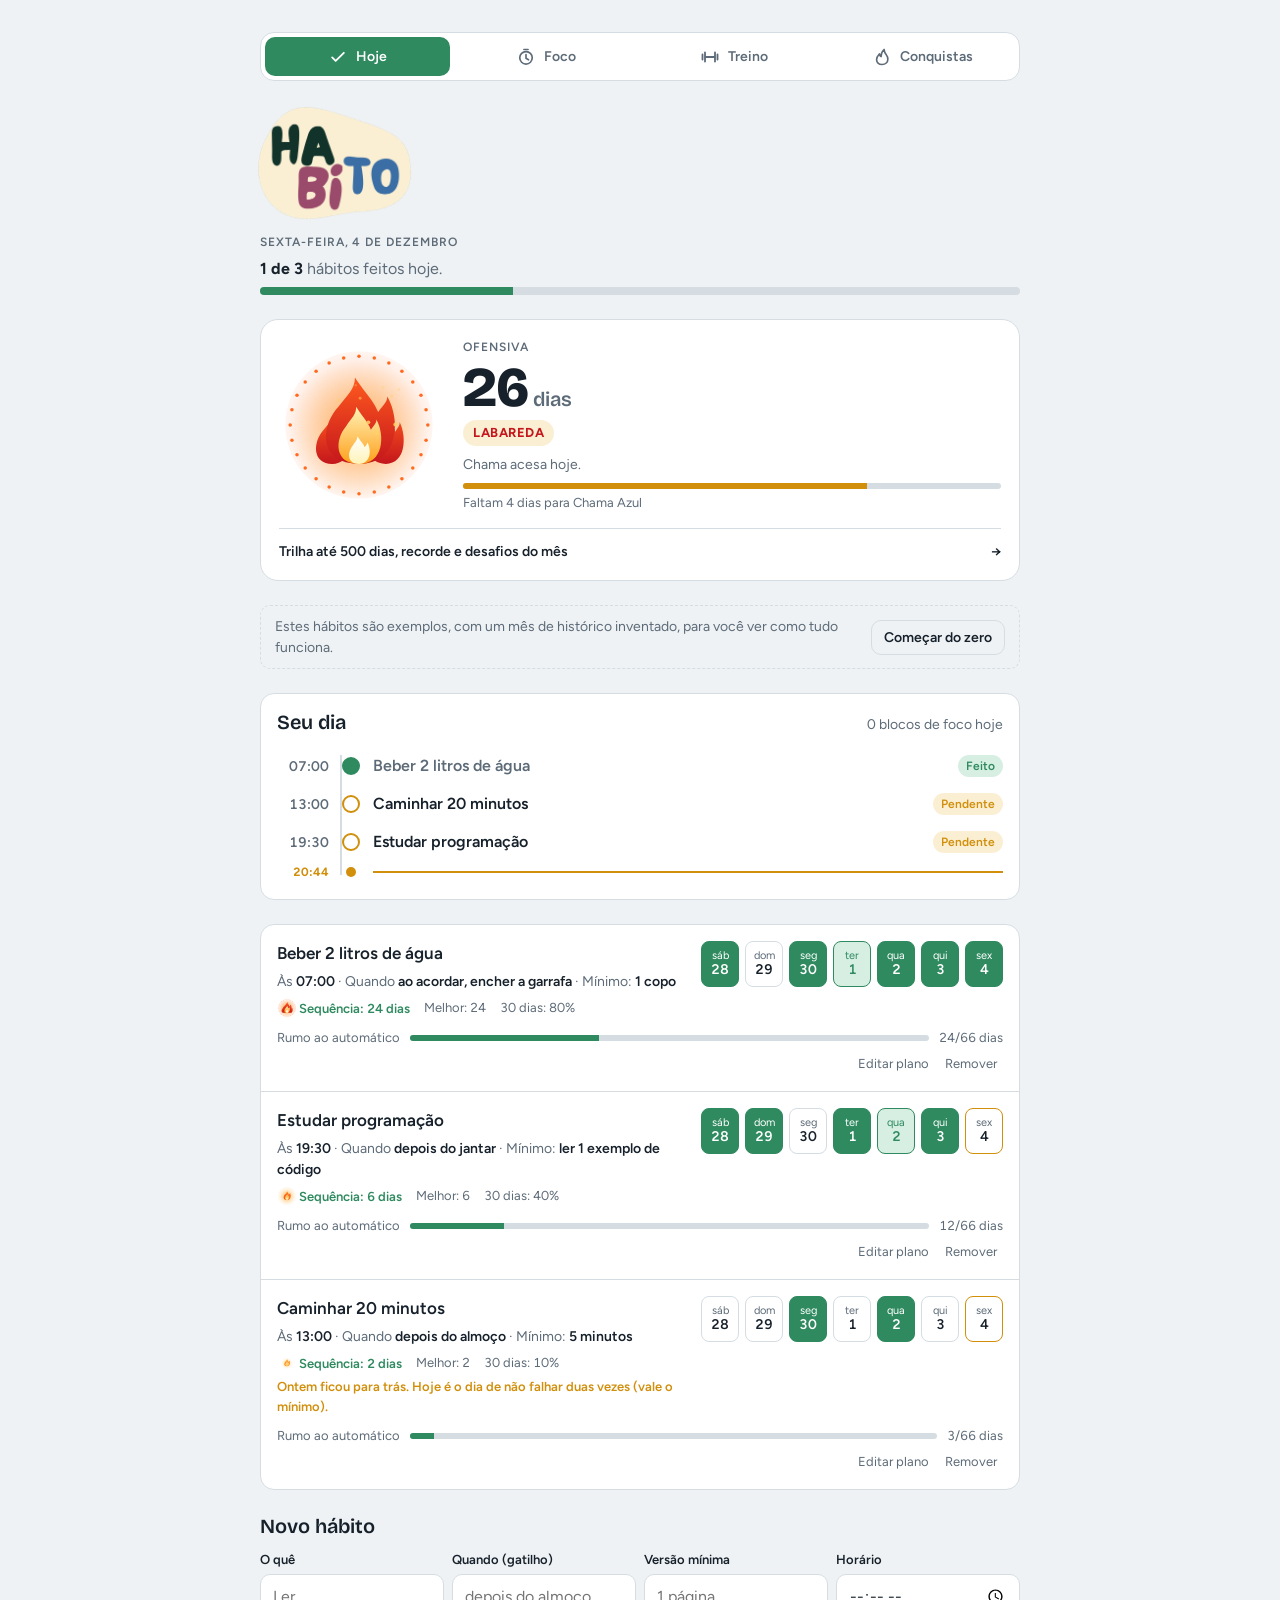
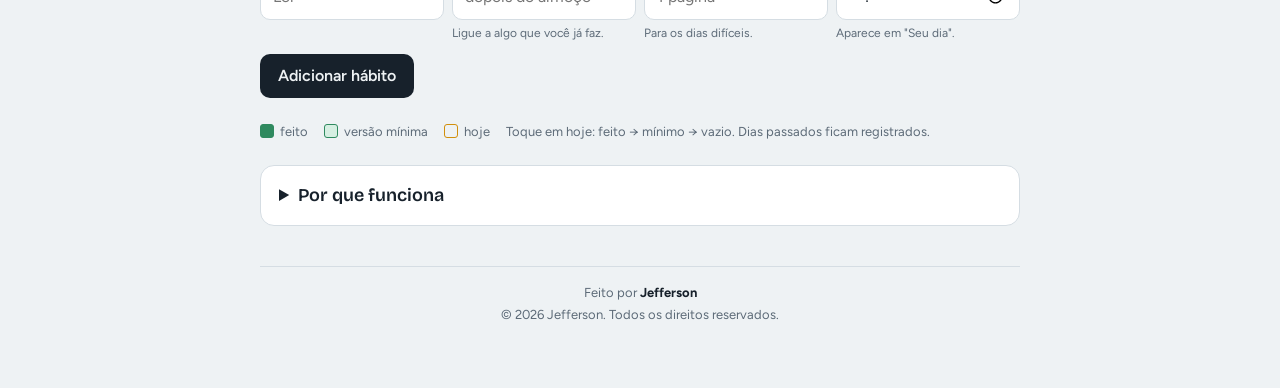
<file: index.html>
<!doctype html>
<html lang="pt-BR">
<head>
<meta charset="utf-8">
<meta name="viewport" content="width=device-width, initial-scale=1, viewport-fit=cover">
<style>
  :root { padding-top: env(safe-area-inset-top, 0px); padding-bottom: env(safe-area-inset-bottom, 0px); }
  body { margin: 0; }
  img { max-width: 100%; }
  [hidden] { display: none !important; }
</style>
<title>Hábito a Hábito</title>
<link rel="icon" href="favicon.svg" type="image/svg+xml">
<link rel="icon" href="favicon-32.png" type="image/png" sizes="32x32">
<link rel="apple-touch-icon" href="apple-touch-icon.png">
<meta name="theme-color" content="#1f1a17">
<link rel="preconnect" href="https://fonts.googleapis.com">
<link rel="preconnect" href="https://fonts.gstatic.com" crossorigin>
<link rel="stylesheet" href="https://fonts.googleapis.com/css2?family=Bricolage+Grotesque:opsz,wght@12..96,600;12..96,800&family=Figtree:wght@400;500;600&display=swap">
<link rel="stylesheet" href="comum.css">
<style>
  /* Layout: uma coluna estreita; cada hábito é um cartão com plano, números e os últimos 7 dias */
  :root {
    --bg: #eef2f4;
    --surface: #ffffff;
    --fg: #17212b;
    --muted: #5d6b78;
    --line: #d5dde3;
    --done: #2f8a5f;
    --done-soft: #d6efe2;
    --done-fg: #ffffff;
    --today: #d18f0c;
    --today-soft: #fbefd3;
    --danger: #b8423a;
    --nav-ativo: var(--done); --nav-ativo-fg: var(--done-fg);
    --display: "Bricolage Grotesque", "Segoe UI", system-ui, sans-serif;
    --body: "Figtree", "Segoe UI", system-ui, sans-serif;
  }
  @media (prefers-color-scheme: dark) {
    :root:not([data-theme="light"]) {
      --bg: #10161c; --surface: #18212a; --fg: #e6edf2; --muted: #93a3b1;
      --line: #2a3640; --done: #3fae7a; --done-soft: #1b3a2b; --done-fg: #0c1a13;
      --today: #f0b53a; --today-soft: #3a2f16; --danger: #e0756c;
      color-scheme: dark;
    }
  }
  :root[data-theme="dark"] {
    --bg: #10161c; --surface: #18212a; --fg: #e6edf2; --muted: #93a3b1;
    --line: #2a3640; --done: #3fae7a; --done-soft: #1b3a2b; --done-fg: #0c1a13;
    --today: #f0b53a; --today-soft: #3a2f16; --danger: #e0756c;
    color-scheme: dark;
  }

  body { background: var(--bg); color: var(--fg); font-family: var(--body); font-size: 16px; line-height: 1.5; }
  .wrap {
    max-width: 760px; margin: 0 auto;
    padding-block: 32px 64px;
    padding-left: max(16px, env(safe-area-inset-left, 0px));
    padding-right: max(16px, env(safe-area-inset-right, 0px));
    display: flex; flex-direction: column; gap: 24px;
  }
  h1, h2 { font-family: var(--display); margin: 0; text-wrap: balance; }
  h1 { font-weight: 800; font-size: clamp(30px, 6vw, 42px); line-height: 1.1; }
  .logo { margin: 0 0 6px; line-height: 0; }
  .logo img { height: clamp(88px, 22vw, 116px); width: auto; max-width: 100%; display: block; margin-left: -4px; }
  h2 { font-weight: 600; font-size: 20px; line-height: 1.2; }

  header { display: flex; flex-direction: column; gap: 6px; }
  .rotulo { font-size: 12px; letter-spacing: .08em; text-transform: uppercase; color: var(--muted); font-weight: 600; }
  .resumo { color: var(--muted); margin: 0; }
  .resumo strong { color: var(--fg); }
  .barra { height: 8px; background: var(--line); border-radius: 99px; overflow: hidden; }
  .barra > span { display: block; height: 100%; background: var(--done); width: 0; transition: width .3s ease; }

  .faixa {
    display: flex; flex-wrap: wrap; align-items: center; gap: 8px 16px;
    font-size: 14px; border-radius: 10px; padding: 10px 14px;
  }
  .faixa p { margin: 0; flex: 1 1 240px; }
  .faixa.exemplo { color: var(--muted); border: 1px dashed var(--line); }
  .faixa.recomeco { background: var(--today-soft); color: var(--fg); }

  .linha { display: flex; flex-wrap: wrap; gap: 8px; align-items: center; }

  /* Ofensiva */
  .ofensiva {
    display: grid; grid-template-columns: auto minmax(0, 1fr); gap: 16px 24px; align-items: center;
    background: var(--surface); border: 1px solid var(--line); border-radius: 18px; padding: 18px;
  }
  #emblema { width: 160px; height: 160px; }
  .of-info { display: flex; flex-direction: column; gap: 4px; min-width: 0; }
  .of-numero { font-family: var(--display); line-height: 1; }
  .of-numero b { font-size: 56px; font-weight: 800; font-variant-numeric: tabular-nums; letter-spacing: -.02em; }
  .of-numero span { font-size: 20px; font-weight: 600; color: var(--muted); }
  .of-nivel { align-self: flex-start; font-size: 13px; font-weight: 700; letter-spacing: .04em; text-transform: uppercase;
    padding: 3px 10px; border-radius: 99px; background: var(--nivel-bg, var(--today-soft)); color: var(--nivel-fg, var(--today)); }
  .of-estado { margin: 4px 0 0; font-size: 14px; color: var(--muted); }
  .of-estado.apagada { color: var(--today); font-weight: 600; }
  .of-proximo { display: flex; flex-direction: column; gap: 4px; font-size: 13px; color: var(--muted); margin-top: 4px; }
  .of-proximo .barra { height: 6px; }
  .of-proximo .barra > span { background: var(--today); }
  .mini-emblema { width: 20px; height: 20px; vertical-align: -5px; margin-right: 2px; }
  @media (max-width: 600px) {
    .ofensiva { grid-template-columns: minmax(0, 1fr); justify-items: center; text-align: center; }
    .of-info { align-items: center; }
    .of-nivel { align-self: center; }
    .of-proximo { width: 100%; }
  }

  .of-link { grid-column: 1 / -1; border-top: 1px solid var(--line); padding-top: 12px; color: var(--fg); font-weight: 600; font-size: 14px; text-decoration: none; display: flex; justify-content: space-between; gap: 12px; }
  .of-link:hover { color: var(--today); }
  .of-link:focus-visible { outline: 2px solid var(--today); outline-offset: 2px; }

  /* Linha do tempo do dia */
  .linha-tempo { background: var(--surface); border: 1px solid var(--line); border-radius: 14px; padding: 16px; display: flex; flex-direction: column; gap: 12px; }
  .lt-cab { display: flex; justify-content: space-between; align-items: baseline; gap: 12px; flex-wrap: wrap; }
  .lt-cab span { font-size: 14px; color: var(--muted); font-variant-numeric: tabular-nums; }
  .lt-lista { list-style: none; margin: 0; padding: 0; position: relative; display: flex; flex-direction: column; }
  .lt-lista::before { content: ""; position: absolute; left: 63px; top: 8px; bottom: 8px; width: 2px; background: var(--line); }
  .lt-item {
    display: grid; grid-template-columns: 52px 24px minmax(0, 1fr) auto; align-items: center; gap: 0 10px;
    padding: 7px 0; background: none; border: 0; font: inherit; color: inherit; text-align: left; width: 100%; cursor: pointer; border-radius: 8px;
  }
  .lt-item:hover .lt-nome { color: var(--done); }
  .lt-hora { font-size: 14px; font-weight: 600; color: var(--muted); font-variant-numeric: tabular-nums; text-align: right; }
  .lt-ponto { width: 14px; height: 14px; border-radius: 50%; border: 2px solid var(--line); background: var(--surface); justify-self: center; position: relative; }
  .lt-item.feito .lt-ponto { background: var(--done); border-color: var(--done); }
  .lt-item.minimo .lt-ponto { background: var(--done-soft); border-color: var(--done); }
  .lt-item.atrasado .lt-ponto { border-color: var(--today); }
  .lt-item.proximo .lt-ponto { border-color: var(--fg); box-shadow: 0 0 0 3px var(--line); }
  .lt-nome { font-weight: 600; overflow-wrap: anywhere; min-width: 0; }
  .lt-item.feito .lt-nome { color: var(--muted); }
  .lt-chip { font-size: 12px; font-weight: 600; padding: 2px 8px; border-radius: 99px; white-space: nowrap; }
  .lt-item.feito .lt-chip, .lt-item.minimo .lt-chip { background: var(--done-soft); color: var(--done); }
  .lt-item.atrasado .lt-chip { background: var(--today-soft); color: var(--today); }
  .lt-item.proximo .lt-chip { background: var(--fg); color: var(--bg); }
  .lt-agora { display: grid; grid-template-columns: 52px 24px minmax(0, 1fr); align-items: center; gap: 0 10px; padding: 2px 0; }
  .lt-agora span { font-size: 12px; font-weight: 700; color: var(--today); text-align: right; font-variant-numeric: tabular-nums; }
  .lt-agora i { width: 10px; height: 10px; border-radius: 50%; background: var(--today); justify-self: center; position: relative; z-index: 1; }
  .lt-agora b { height: 2px; background: var(--today); }
  .lt-dica { font-size: 14px; color: var(--muted); margin: 0; }
  input[type=time] { width: 100%; box-sizing: border-box; min-width: 0; font: inherit; padding: 9px 12px; border-radius: 10px; border: 1.5px solid var(--line); background: var(--surface); color: var(--fg); }

  /* Lista de hábitos */
  .lista { display: flex; flex-direction: column; background: var(--surface); border: 1px solid var(--line); border-radius: 14px; }
  .habito {
    display: grid; grid-template-columns: minmax(0, 1fr) auto; gap: 10px 20px; align-items: start;
    padding: 16px; border-top: 1px solid var(--line);
  }
  .habito:first-child { border-top: 0; }
  .info { min-width: 0; display: flex; flex-direction: column; gap: 4px; }
  .nome { font-weight: 600; font-size: 17px; overflow-wrap: anywhere; }
  .plano { font-size: 14px; color: var(--muted); overflow-wrap: anywhere; }
  .plano b { color: var(--fg); font-weight: 600; }
  .numeros { display: flex; flex-wrap: wrap; gap: 4px 14px; font-size: 13px; color: var(--muted); font-variant-numeric: tabular-nums; margin-top: 2px; }
  .numeros .ativa { color: var(--done); font-weight: 600; }
  .alerta { font-size: 13px; color: var(--today); font-weight: 600; }

  .dias { display: grid; grid-template-columns: repeat(7, 38px); gap: 6px; }
  .dia {
    width: 38px; height: 46px; border-radius: 8px;
    border: 1.5px solid var(--line); background: transparent; color: var(--muted);
    font: inherit; font-size: 11px; line-height: 1.1; cursor: pointer;
    display: flex; flex-direction: column; align-items: center; justify-content: center;
    font-variant-numeric: tabular-nums; transition: background .15s, border-color .15s, color .15s;
  }
  .dia b { font-size: 14px; font-weight: 600; color: var(--fg); }
  .dia:not(.passado):hover { border-color: var(--done); }
  .dia.passado { cursor: default; }
  .dia.hoje { border-color: var(--today); }
  .dia.feito { background: var(--done); border-color: var(--done); color: var(--done-fg); }
  .dia.feito b { color: var(--done-fg); }
  .dia.minimo { background: var(--done-soft); border-color: var(--done); color: var(--done); }
  .dia.minimo b { color: var(--done); }

  .rumo { grid-column: 1 / -1; display: flex; align-items: center; gap: 10px; font-size: 13px; color: var(--muted); font-variant-numeric: tabular-nums; }
  .rumo .barra { flex: 1; height: 6px; }
  .acoes { grid-column: 1 / -1; display: flex; justify-content: flex-end; gap: 4px; margin-top: -6px; }
  .link {
    background: none; border: 0; color: var(--muted); font: inherit; font-size: 13px; cursor: pointer; padding: 2px 6px;
  }
  .link:hover { color: var(--fg); }
  .link.perigo:hover, .link.confirmar { color: var(--danger); }

  .editar { grid-column: 1 / -1; display: grid; gap: 8px; }
  .vazio { padding: 28px 16px; text-align: center; color: var(--muted); }

  /* Formulários */
  .novo { display: flex; flex-direction: column; gap: 12px; }
  .campos { display: grid; grid-template-columns: repeat(auto-fit, minmax(150px, 1fr)); gap: 8px; }
  .campo { display: flex; flex-direction: column; gap: 4px; min-width: 0; }
  .campo label { font-size: 13px; font-weight: 600; }
  .campo small { font-size: 12px; color: var(--muted); }
  input[type=text] {
    width: 100%; box-sizing: border-box; min-width: 0;
    font: inherit; padding: 10px 12px; border-radius: 10px;
    border: 1.5px solid var(--line); background: var(--surface); color: var(--fg);
  }
  .btn {
    font: inherit; font-weight: 600; padding: 10px 18px; border-radius: 10px; cursor: pointer;
    border: 0; background: var(--fg); color: var(--bg);
  }
  .btn.leve { background: transparent; color: var(--fg); border: 1.5px solid var(--line); padding: 6px 12px; font-size: 14px; }
  .dia:focus-visible, button:focus-visible, input:focus-visible, select:focus-visible, summary:focus-visible { outline: 2px solid var(--today); outline-offset: 2px; }

  .legenda { display: flex; flex-wrap: wrap; gap: 8px 16px; font-size: 13px; color: var(--muted); }
  .legenda span { display: inline-flex; align-items: center; gap: 6px; }
  .legenda i { width: 12px; height: 12px; border-radius: 3px; border: 1.5px solid var(--line); display: inline-block; }
  .legenda i.f { background: var(--done); border-color: var(--done); }
  .legenda i.m { background: var(--done-soft); border-color: var(--done); }
  .legenda i.h { border-color: var(--today); }

  /* Por que funciona */
  details { background: var(--surface); border: 1px solid var(--line); border-radius: 14px; padding: 4px 18px; }
  summary { cursor: pointer; padding: 12px 0; font-family: var(--display); font-weight: 600; font-size: 18px; }
  .ciencia { list-style: none; padding: 0 0 12px; margin: 0; display: flex; flex-direction: column; gap: 14px; }
  .ciencia li { max-width: 65ch; }
  .ciencia strong { display: block; }
  .ciencia p { margin: 2px 0 0; color: var(--muted); font-size: 15px; }
  .ciencia a { color: var(--done); }

  .toast {
    position: fixed; left: 50%; transform: translateX(-50%);
    bottom: calc(16px + env(safe-area-inset-bottom, 0px));
    max-width: calc(100% - 32px); box-sizing: border-box;
    background: var(--fg); color: var(--bg); padding: 12px 18px; border-radius: 12px;
    font-weight: 600; font-size: 15px; box-shadow: 0 8px 24px rgba(0,0,0,.2); z-index: 20;
  }

  @media (max-width: 600px) {
    .habito { grid-template-columns: minmax(0, 1fr); }
    .dias { grid-template-columns: repeat(7, minmax(0, 1fr)); }
    .dia { width: 100%; }
    .campos { grid-template-columns: minmax(0, 1fr); }
  }
  @media (prefers-reduced-motion: reduce) { * { transition: none !important; } }
</style>
</head>
<body>

<div class="wrap">
  <nav id="nav-app"></nav>

  <header>
    <h1 class="logo"><img src="habito-logo.png" alt="Hábito a Hábito" width="640" height="473"></h1>
    <span class="rotulo" id="data-hoje"></span>
    <p class="resumo" id="resumo"></p>
    <div class="barra" aria-hidden="true"><span id="progresso"></span></div>
  </header>

  <!-- Ofensiva: emblema que evolui com os dias seguidos -->
  <section class="ofensiva" aria-label="Ofensiva">
    <canvas id="emblema" width="160" height="160" role="img" aria-label="Emblema da ofensiva"></canvas>
    <div class="of-info">
      <span class="rotulo" id="of-rotulo">Ofensiva</span>
      <div class="of-numero"><b id="of-dias">0</b> <span id="of-unidade">dias</span></div>
      <span class="of-nivel" id="of-nivel">Faísca</span>
      <p class="of-estado" id="of-estado"></p>
      <div class="of-proximo">
        <div class="barra" aria-hidden="true"><span id="of-barra"></span></div>
        <span id="of-proximo"></span>
      </div>
    </div>
    <a class="of-link" href="conquistas.html"><span>Trilha até 500 dias, recorde e desafios do mês</span><span aria-hidden="true">→</span></a>
  </section>

  <div class="faixa recomeco" id="recomeco" hidden></div>

  <div class="faixa exemplo" id="aviso" hidden>
    <p>Estes hábitos são exemplos, com um mês de histórico inventado, para você ver como tudo funciona.</p>
    <button class="btn leve" id="limpar" type="button">Começar do zero</button>
  </div>

  <!-- Linha do tempo do dia -->
  <section class="linha-tempo" aria-label="Seu dia">
    <div class="lt-cab"><h2>Seu dia</h2><span id="lt-resumo"></span></div>
    <ol class="lt-lista" id="lt-lista"></ol>
  </section>

  <div class="lista" id="lista"></div>

  <form class="novo" id="form-novo">
    <h2>Novo hábito</h2>
    <div class="campos">
      <div class="campo">
        <label for="novo-nome">O quê</label>
        <input type="text" id="novo-nome" placeholder="Ler" maxlength="60" autocomplete="off">
      </div>
      <div class="campo">
        <label for="novo-quando">Quando (gatilho)</label>
        <input type="text" id="novo-quando" placeholder="depois do almoço" maxlength="60" autocomplete="off">
        <small>Ligue a algo que você já faz.</small>
      </div>
      <div class="campo">
        <label for="novo-minimo">Versão mínima</label>
        <input type="text" id="novo-minimo" placeholder="1 página" maxlength="60" autocomplete="off">
        <small>Para os dias difíceis.</small>
      </div>
      <div class="campo">
        <label for="novo-hora">Horário</label>
        <input type="time" id="novo-hora">
        <small>Aparece em "Seu dia".</small>
      </div>
    </div>
    <div><button class="btn" type="submit">Adicionar hábito</button></div>
  </form>

  <div class="legenda">
    <span><i class="f"></i> feito</span>
    <span><i class="m"></i> versão mínima</span>
    <span><i class="h"></i> hoje</span>
    <span>Toque em hoje: feito → mínimo → vazio. Dias passados ficam registrados.</span>
  </div>

  <details>
    <summary>Por que funciona</summary>
    <ul class="ciencia">
      <li><strong>Plano "quando… eu vou…"</strong>
        <p>Decidir antes o momento e o lugar de agir (as "intenções de implementação") aumentou de forma média a grande a chance de cumprir metas, numa análise de quase cem estudos. <a href="https://www.socmot.uni-konstanz.de/sites/default/files/gollwitzer_oettingen_2013-Implementation_Intentions.pdf" target="_blank" rel="noopener">Gollwitzer e Oettingen</a></p></li>
      <li><strong>Rumo aos 66 dias</strong>
        <p>No estudo de Lally, as pessoas levaram em média uns 66 dias para um hábito ficar automático, mas variou de 18 a 254. Por isso a barra mostra um rumo, não um prazo. <a href="https://www.scientificamerican.com/article/how-long-does-it-really-take-to-form-a-habit/" target="_blank" rel="noopener">Scientific American</a></p></li>
      <li><strong>Nunca falhar duas vezes</strong>
        <p>Perder um dia é normal e não apaga o progresso. Aqui, a sequência só quebra com dois dias seguidos sem marcar, e o app avisa quando você está nesse limite. Sequências rígidas tendem a fazer as pessoas desistirem depois de uma falha. <a href="https://uxdesign.cc/3-reframing-streaks-on-duolingo-5-ideas-for-a-more-healthy-and-flexible-approach-to-language-8fd89545771e" target="_blank" rel="noopener">UX Collective</a></p></li>
      <li><strong>Versão mínima</strong>
        <p>Nos dias ruins, fazer o mínimo mantém a identidade e a constância vivas. É a ideia da "regra dos dois minutos": começar tão pequeno que não dá para dizer não. <a href="https://ascd.org/el/articles/two-minutes-to-better-habits" target="_blank" rel="noopener">ASCD</a></p></li>
      <li><strong>Recomeços na segunda e no dia 1</strong>
        <p>Marcos no calendário, como o começo da semana ou do mês, aumentam a motivação para metas (o "efeito recomeço"). O app aproveita esses dias para te lembrar disso. <a href="https://knowledge.wharton.upenn.edu/article/need-fresh-start-heres-begin/" target="_blank" rel="noopener">Wharton</a></p></li>
      <li><strong>Perdoar a falha</strong>
        <p>Estudantes que se perdoaram por procrastinar antes de uma prova procrastinaram menos na prova seguinte. Por isso o app não te dá bronca quando a sequência quebra. <a href="https://bps.org.uk/research-digest/cure-procrastination-forgive-yourself" target="_blank" rel="noopener">BPS Research Digest</a></p></li>
      <li><strong>Blocos de foco com pausa</strong>
        <p>A atenção cai depois de um tempo numa mesma tarefa, e um timer externo ajuda a fazer pausas na hora certa. A evidência para o método Pomodoro é indireta, então teste o tamanho de bloco que funciona para você. <a href="https://www.browndailyherald.com/article/2026/03/fact-check-is-the-pomodoro-technique-actually-effective-for-studying" target="_blank" rel="noopener">Brown Daily Herald</a></p></li>
    </ul>
  </details>
</div>

<div class="toast" id="toast" role="status" hidden></div>

<script src="comum.js"></script>
<script src="chama.js"></script>
<script>
  // ===== 1. Constantes (datas, salvar e navegação vêm de comum.js) =====
  montarNav("index.html");
  const META_AUTOMATICO = 66;          // média do estudo de Lally (varia de 18 a 254)
  const MARCOS = [7, 21, 30, 66, 100]; // dias totais que ganham comemoração

  // ===== 2. Dados =====
  // Cada hábito: { id, nome, quando, minimo, hora, feitos }
  // "feitos" guarda cada dia como "feito" (completo) ou "min" (versão mínima).
  const CHAVE_SALVAR = CHAVES.habitos;
  const CHAVE_ANTIGA = "habito-a-habito-v1";

  function dadosDeExemplo() {
    // Um mês de histórico inventado, com falhas, para mostrar as mecânicas.
    const historico = (padrao) => {
      const feitos = {};
      padrao.split("").forEach((c, n) => {
        if (c === "x") feitos[chaveDoDia(diasAtras(n))] = "feito";
        if (c === "m") feitos[chaveDoDia(diasAtras(n))] = "min";
      });
      return feitos;
    };
    // Cada letra é um dia, começando por hoje: x = feito, m = mínimo, . = não fez
    return {
      exemplo: true,
      focos: {},
      habitos: [
        { id: 1, nome: "Beber 2 litros de água", quando: "ao acordar, encher a garrafa", minimo: "1 copo", hora: "07:00",
          feitos: historico("xxxmx.xxxxxx.xxxxmxxx.xxxxx") },
        { id: 2, nome: "Estudar programação", quando: "depois do jantar", minimo: "ler 1 exemplo de código", hora: "19:30",
          feitos: historico(".xmx.xxx..xxmxx.x") },
        { id: 3, nome: "Caminhar 20 minutos", quando: "depois do almoço", minimo: "5 minutos", hora: "13:00",
          feitos: historico("..x.x..x") }
      ]
    };
  }

  function lerArmazenado(chave) {
    try { const t = localStorage.getItem(chave); return t ? JSON.parse(t) : null; }
    catch (e) { return null; }
  }

  function carregar() {
    const atual = lerArmazenado(CHAVE_SALVAR);
    if (atual) return atual;
    // Traz os hábitos da versão anterior do app, se existirem
    const antigo = lerArmazenado(CHAVE_ANTIGA);
    if (antigo && !antigo.exemplo) {
      return {
        exemplo: false, focos: {},
        habitos: antigo.habitos.map(h => ({
          id: h.id, nome: h.nome, quando: "", minimo: "",
          feitos: Object.fromEntries(Object.keys(h.feitos).map(k => [k, "feito"]))
        }))
      };
    }
    return dadosDeExemplo();
  }
  function salvar() {
    try { localStorage.setItem(CHAVE_SALVAR, JSON.stringify(estado)); } catch (e) {}
  }

  let estado = carregar();
  if (!estado.focos) estado.focos = {};

  // ===== 3. Números de cada hábito =====
  // Regra "nunca falhe duas vezes": um dia sem marcar não quebra a sequência,
  // dois dias seguidos sem marcar quebram. Hoje só conta como falha amanhã.
  function analisar(h) {
    const fez = (n) => !!h.feitos[chaveDoDia(diasAtras(n))];

    // Sequência atual
    let n = fez(0) ? 0 : 1;
    let sequencia = 0, faltasSeguidas = 0;
    while (n < 1000) {
      if (fez(n)) { sequencia++; faltasSeguidas = 0; }
      else { faltasSeguidas++; if (faltasSeguidas >= 2) break; }
      n++;
    }

    // Em risco: ontem não fez e hoje ainda não fez (falhar hoje quebraria)
    const emRisco = sequencia > 0 && !fez(0) && !fez(1);

    // Maior sequência de todos os tempos, com a mesma regra
    const datas = Object.keys(h.feitos).sort();
    let maior = 0;
    if (datas.length) {
      const inicio = new Date(datas[0] + "T12:00:00");
      const totalDias = Math.round((diasAtras(0) - inicio) / 86400000);
      let atual = 0, faltas = 0;
      for (let i = totalDias; i >= 0; i--) {
        if (fez(i)) { atual++; faltas = 0; maior = Math.max(maior, atual); }
        else { faltas++; if (faltas >= 2) atual = 0; }
      }
    }

    // Constância: dias feitos nos últimos 30
    let ultimos30 = 0;
    for (let i = 0; i < 30; i++) if (fez(i)) ultimos30++;

    return { sequencia, emRisco, maior, total: datas.length, constancia: Math.round(ultimos30 / 30 * 100) };
  }

  // ===== 4. Desenhar a tela =====
  const lista = document.getElementById("lista");
  let editandoId = null;

  function desenhar() {
    const hoje = chaveDoDia(diasAtras(0));
    lista.innerHTML = "";

    if (estado.habitos.length === 0) {
      lista.innerHTML = '<div class="vazio">Nenhum hábito ainda. Crie o primeiro no formulário abaixo, com um gatilho e uma versão mínima.</div>';
    }

    for (const h of estado.habitos) {
      const dados = analisar(h);
      const linha = document.createElement("div");
      linha.className = "habito";

      // --- Informações ---
      const info = document.createElement("div");
      info.className = "info";
      info.appendChild(criar("span", "nome", h.nome));

      if (h.quando || h.minimo || h.hora) {
        const plano = document.createElement("span");
        plano.className = "plano";
        if (h.hora) { plano.append("Às "); plano.appendChild(criar("b", "", h.hora)); if (h.quando || h.minimo) plano.append(" · "); }
        if (h.quando) { plano.append("Quando "); plano.appendChild(criar("b", "", h.quando)); }
        if (h.quando && h.minimo) plano.append(" · ");
        if (h.minimo) { plano.append("Mínimo: "); plano.appendChild(criar("b", "", h.minimo)); }
        info.appendChild(plano);
      }

      const numeros = document.createElement("div");
      numeros.className = "numeros";
      numeros.appendChild(criar("span", dados.sequencia > 0 ? "ativa" : "",
        dados.sequencia === 0 ? "Sem sequência ainda" : "Sequência: " + dados.sequencia + (dados.sequencia === 1 ? " dia" : " dias")));
      numeros.appendChild(criar("span", "", "Melhor: " + dados.maior));
      numeros.appendChild(criar("span", "", "30 dias: " + dados.constancia + "%"));
      numeros.firstChild.prepend(miniEmblema(dados.sequencia));
      info.appendChild(numeros);

      if (dados.emRisco) {
        info.appendChild(criar("span", "alerta",
          "Ontem ficou para trás. Hoje é o dia de não falhar duas vezes" + (h.minimo ? " (vale o mínimo)." : ".")));
      }

      // --- Os 7 últimos dias ---
      const dias = document.createElement("div");
      dias.className = "dias";
      for (let n = 6; n >= 0; n--) {
        const data = diasAtras(n);
        const chave = chaveDoDia(data);
        const valor = h.feitos[chave];
        const botao = document.createElement("button");
        botao.type = "button";
        botao.className = "dia" + (valor === "feito" ? " feito" : "") + (valor === "min" ? " minimo" : "") + (chave === hoje ? " hoje" : "");
        botao.innerHTML = NOMES_DIAS[data.getDay()] + "<b>" + data.getDate() + "</b>";
        const estadoTexto = valor === "feito" ? "feito" : valor === "min" ? "versão mínima" : "não feito";
        botao.setAttribute("aria-label", h.nome + ", " + data.toLocaleDateString("pt-BR") + ": " + estadoTexto);
        if (chave === hoje) {
          botao.addEventListener("click", () => alternarDia(h.id, chave));
        } else {
          // Dias passados ficam registrados: não dá para mudar a ofensiva depois
          botao.classList.add("passado");
          botao.setAttribute("aria-disabled", "true");
          botao.tabIndex = -1;
          botao.title = "Dia registrado. Só o dia de hoje pode ser marcado.";
        }
        dias.appendChild(botao);
      }

      // --- Rumo ao automático ---
      const rumo = document.createElement("div");
      rumo.className = "rumo";
      const barra = document.createElement("div");
      barra.className = "barra";
      const preenchido = document.createElement("span");
      preenchido.style.width = Math.min(100, dados.total / META_AUTOMATICO * 100) + "%";
      barra.appendChild(preenchido);
      rumo.append(criar("span", "", "Rumo ao automático"), barra,
        criar("span", "", dados.total >= META_AUTOMATICO ? dados.total + " dias, já no automático para muita gente" : dados.total + "/" + META_AUTOMATICO + " dias"));

      linha.append(info, dias, rumo);

      // --- Edição ou ações ---
      if (editandoId === h.id) {
        linha.appendChild(formularioEdicao(h));
      } else {
        const acoes = document.createElement("div");
        acoes.className = "acoes";
        const editar = criar("button", "link", "Editar plano");
        editar.type = "button";
        editar.addEventListener("click", () => { editandoId = h.id; desenhar(); });
        const remover = criar("button", "link perigo", "Remover");
        remover.type = "button";
        remover.addEventListener("click", () => {
          if (remover.classList.contains("confirmar")) return removerHabito(h.id);
          remover.classList.add("confirmar");
          remover.textContent = "Toque de novo para remover";
          setTimeout(() => { remover.classList.remove("confirmar"); remover.textContent = "Remover"; }, 3000);
        });
        acoes.append(editar, remover);
        linha.appendChild(acoes);
      }

      lista.appendChild(linha);
    }

    atualizarResumo();
    desenharLinhaTempo();
    document.getElementById("aviso").hidden = !estado.exemplo;
    desenharOfensiva();
  }

  function criar(tag, classe, texto) {
    const el = document.createElement(tag);
    if (classe) el.className = classe;
    el.textContent = texto;
    return el;
  }

  function formularioEdicao(h) {
    const caixa = document.createElement("form");
    caixa.className = "editar";
    caixa.innerHTML =
      '<div class="campos">' +
      '<div class="campo"><label for="ed-nome-' + h.id + '">O quê</label><input type="text" id="ed-nome-' + h.id + '" maxlength="60"></div>' +
      '<div class="campo"><label for="ed-quando-' + h.id + '">Quando (gatilho)</label><input type="text" id="ed-quando-' + h.id + '" maxlength="60"></div>' +
      '<div class="campo"><label for="ed-minimo-' + h.id + '">Versão mínima</label><input type="text" id="ed-minimo-' + h.id + '" maxlength="60"></div>' +
      '<div class="campo"><label for="ed-hora-' + h.id + '">Horário</label><input type="time" id="ed-hora-' + h.id + '"></div>' +
      '</div><div class="linha"><button class="btn" type="submit">Salvar</button><button class="btn leve" type="button">Cancelar</button></div>';
    caixa.querySelector("#ed-nome-" + h.id).value = h.nome;
    caixa.querySelector("#ed-quando-" + h.id).value = h.quando || "";
    caixa.querySelector("#ed-minimo-" + h.id).value = h.minimo || "";
    caixa.querySelector("#ed-hora-" + h.id).value = h.hora || "";
    caixa.addEventListener("submit", (e) => {
      e.preventDefault();
      const nome = caixa.querySelector("#ed-nome-" + h.id).value.trim();
      if (!nome) return;
      h.nome = nome;
      h.quando = caixa.querySelector("#ed-quando-" + h.id).value.trim();
      h.minimo = caixa.querySelector("#ed-minimo-" + h.id).value.trim();
      h.hora = caixa.querySelector("#ed-hora-" + h.id).value;
      editandoId = null; salvar(); desenhar();
    });
    caixa.querySelector(".btn.leve").addEventListener("click", () => { editandoId = null; desenhar(); });
    return caixa;
  }

  function atualizarResumo() {
    const hoje = chaveDoDia(diasAtras(0));
    const total = estado.habitos.length;
    const feitos = estado.habitos.filter(h => h.feitos[hoje]).length;
    const resumo = document.getElementById("resumo");
    if (total === 0) resumo.textContent = "Adicione um hábito para começar.";
    else if (feitos === total) resumo.innerHTML = "<strong>Todos os " + total + " hábitos feitos hoje.</strong> Bom trabalho!";
    else resumo.innerHTML = "<strong>" + feitos + " de " + total + "</strong> hábitos feitos hoje.";
    document.getElementById("progresso").style.width = total ? (feitos / total * 100) + "%" : "0";
  }

  // ===== 5. Ações nos hábitos =====
  function alternarDia(id, chave) {
    if (chave !== chaveDoDia(diasAtras(0))) return; // só hoje pode mudar
    const h = estado.habitos.find(x => x.id === id);
    const antes = analisar(h).total;
    // Ciclo: vazio → feito → mínimo → vazio (sem versão mínima: vazio ↔ feito)
    const atual = h.feitos[chave];
    if (!atual) h.feitos[chave] = "feito";
    else if (atual === "feito" && h.minimo) h.feitos[chave] = "min";
    else delete h.feitos[chave];

    const depois = analisar(h).total;
    if (depois > antes && MARCOS.includes(depois)) {
      avisar(depois + " dias de “" + h.nome + "”. Isso é constância!");
    }
    salvar(); desenhar();
  }

  function marcarHoje(id) {
    const h = estado.habitos.find(x => x.id === id);
    if (!h) return;
    const chave = chaveDoDia(diasAtras(0));
    if (h.feitos[chave] !== "feito") {
      const antes = analisar(h).total;
      h.feitos[chave] = "feito";
      const depois = analisar(h).total;
      avisar(depois > antes && MARCOS.includes(depois)
        ? depois + " dias de “" + h.nome + "”. Isso é constância!"
        : "“" + h.nome + "” marcado como feito hoje.");
      salvar(); desenhar();
    }
  }

  function removerHabito(id) {
    estado.habitos = estado.habitos.filter(h => h.id !== id);
    salvar(); desenhar();
  }

  document.getElementById("form-novo").addEventListener("submit", (e) => {
    e.preventDefault();
    const nome = document.getElementById("novo-nome").value.trim();
    if (!nome) { document.getElementById("novo-nome").focus(); return; }
    estado.habitos.push({
      id: Date.now(), nome,
      quando: document.getElementById("novo-quando").value.trim(),
      minimo: document.getElementById("novo-minimo").value.trim(),
      hora: document.getElementById("novo-hora").value,
      feitos: {}
    });
    ["novo-nome", "novo-quando", "novo-minimo", "novo-hora"].forEach(id => document.getElementById(id).value = "");
    salvar(); desenhar();
  });

  document.getElementById("limpar").addEventListener("click", () => {
    estado = { exemplo: false, focos: {}, habitos: [], conquistas: {}, recorde: { dias: 0, data: null } };
    of.nivelAnterior = null;
    salvar(); desenhar();
    document.getElementById("novo-nome").focus();
  });

  // ===== 6. Recomeço (segunda-feira e dia 1) =====
  function mostrarRecomeco() {
    const hoje = new Date();
    let texto = "";
    if (hoje.getDate() === 1) texto = "Primeiro dia do mês: um bom marco para recomeçar ou testar um hábito novo.";
    else if (hoje.getDay() === 1) texto = "Segunda-feira: começo de semana é um bom momento para retomar o que ficou para trás.";
    const faixa = document.getElementById("recomeco");
    if (texto) { faixa.innerHTML = "<p></p>"; faixa.firstChild.textContent = texto; faixa.hidden = false; }
  }

  // ===== 7. Linha do tempo do dia =====
  function desenharLinhaTempo() {
    const ul = document.getElementById("lt-lista");
    const hoje = hojeChave();
    ul.innerHTML = "";
    const blocos = estado.focos[hoje] || 0;
    document.getElementById("lt-resumo").textContent = blocos + (blocos === 1 ? " bloco de foco hoje" : " blocos de foco hoje");

    const comHora = estado.habitos.filter(h => h.hora).sort((a, b) => a.hora.localeCompare(b.hora));
    if (comHora.length === 0) {
      ul.innerHTML = '<li><p class="lt-dica">Dê um horário aos seus hábitos (em "Editar plano") para montar a linha do tempo do seu dia.</p></li>';
      return;
    }
    const agora = new Date();
    const agoraTexto = String(agora.getHours()).padStart(2, "0") + ":" + String(agora.getMinutes()).padStart(2, "0");
    let marcouAgora = false, marcouProximo = false;

    const linhaAgora = () => {
      const li = document.createElement("li");
      li.className = "lt-agora"; li.setAttribute("aria-label", "Agora, " + agoraTexto);
      li.innerHTML = "<span>" + agoraTexto + "</span><i></i><b></b>";
      return li;
    };

    for (const h of comHora) {
      if (!marcouAgora && h.hora > agoraTexto) { ul.appendChild(linhaAgora()); marcouAgora = true; }
      const valor = h.feitos[hoje];
      let classe = "", chip = "";
      if (valor === "feito") { classe = "feito"; chip = "Feito"; }
      else if (valor === "min") { classe = "minimo"; chip = "Mínimo"; }
      else if (h.hora <= agoraTexto) { classe = "atrasado"; chip = "Pendente"; }
      else if (!marcouProximo) { classe = "proximo"; chip = "A seguir"; marcouProximo = true; }

      const li = document.createElement("li");
      const b = document.createElement("button");
      b.type = "button"; b.className = "lt-item " + classe;
      b.setAttribute("aria-label", h.hora + ", " + h.nome + (chip ? ", " + chip : "") + ". Toque para marcar.");
      b.append(criar("span", "lt-hora", h.hora), criar("span", "lt-ponto", ""), criar("span", "lt-nome", h.nome));
      if (chip) b.appendChild(criar("span", "lt-chip", chip));
      b.addEventListener("click", () => alternarDia(h.id, hoje));
      li.appendChild(b); ul.appendChild(li);
    }
    if (!marcouAgora) ul.appendChild(linhaAgora());
  }
  setInterval(() => desenharLinhaTempo(), 60000);

  // ===== 8. Ofensiva (o desenho está em chama.js) =====
  const emblemaCtx = prepararCanvas(document.getElementById("emblema"), 160);
  const of = { nivel: 0, apagada: false, estouroAte: 0, nivelAnterior: null };

  function desenharOfensiva() {
    const { dias, acesaHoje } = ofensivaDe(estado);
    if (registrarConquistas(estado)) salvar();   // grava níveis e recorde
    const nivel = nivelDe(dias);
    if (of.nivelAnterior !== null && nivel > of.nivelAnterior) {
      avisar("Sua ofensiva evoluiu: " + NIVEIS[nivel].nome + "!");
      of.estouroAte = performance.now() + 1500;
    }
    of.nivelAnterior = nivel; of.nivel = nivel; of.apagada = !acesaHoje && dias > 0;

    document.getElementById("of-dias").textContent = dias;
    document.getElementById("of-unidade").textContent = dias === 1 ? "dia" : "dias";
    document.getElementById("of-nivel").textContent = NIVEIS[nivel].nome;
    document.querySelector(".ofensiva").style.setProperty("--nivel-fg", nivel === 0 ? "var(--muted)" : (NIVEIS[nivel].ext || ["", "#c86bff"])[1]);
    const est = document.getElementById("of-estado");
    est.className = "of-estado" + (of.apagada || dias === 0 ? " apagada" : "");
    est.textContent = dias === 0 ? "Marque um hábito hoje para acender a primeira faísca."
      : of.apagada ? "Marque um hábito hoje para manter a chama acesa." : "Chama acesa hoje.";

    const prox = NIVEIS[nivel + 1];
    const barra = document.getElementById("of-barra");
    if (prox) {
      const falta = prox.min - dias;
      document.getElementById("of-proximo").textContent = "Faltam " + falta + (falta === 1 ? " dia" : " dias") + " para " + prox.nome;
      barra.style.width = ((dias - NIVEIS[nivel].min) / (prox.min - NIVEIS[nivel].min) * 100) + "%";
    } else {
      document.getElementById("of-proximo").textContent = "Nível máximo. 500 dias de chama acesa.";
      barra.style.width = "100%";
    }
    if (movimentoReduzido) quadro(performance.now());
  }

  function quadro(agora) {
    const estouro = Math.max(0, (of.estouroAte - agora) / 1500);
    desenharEmblema(emblemaCtx, 160, of.nivel, movimentoReduzido ? 0.4 : agora / 1000, { apagada: of.apagada, estouro });
  }
  function animar(agora) { if (!document.hidden) quadro(agora); requestAnimationFrame(animar); }
  if (!movimentoReduzido) requestAnimationFrame(animar);

  // ===== 9. Começar =====
  document.getElementById("data-hoje").textContent =
    new Date().toLocaleDateString("pt-BR", { weekday: "long", day: "numeric", month: "long" });
  mostrarRecomeco();
  desenhar();
</script>
</body>
</html>
</file>
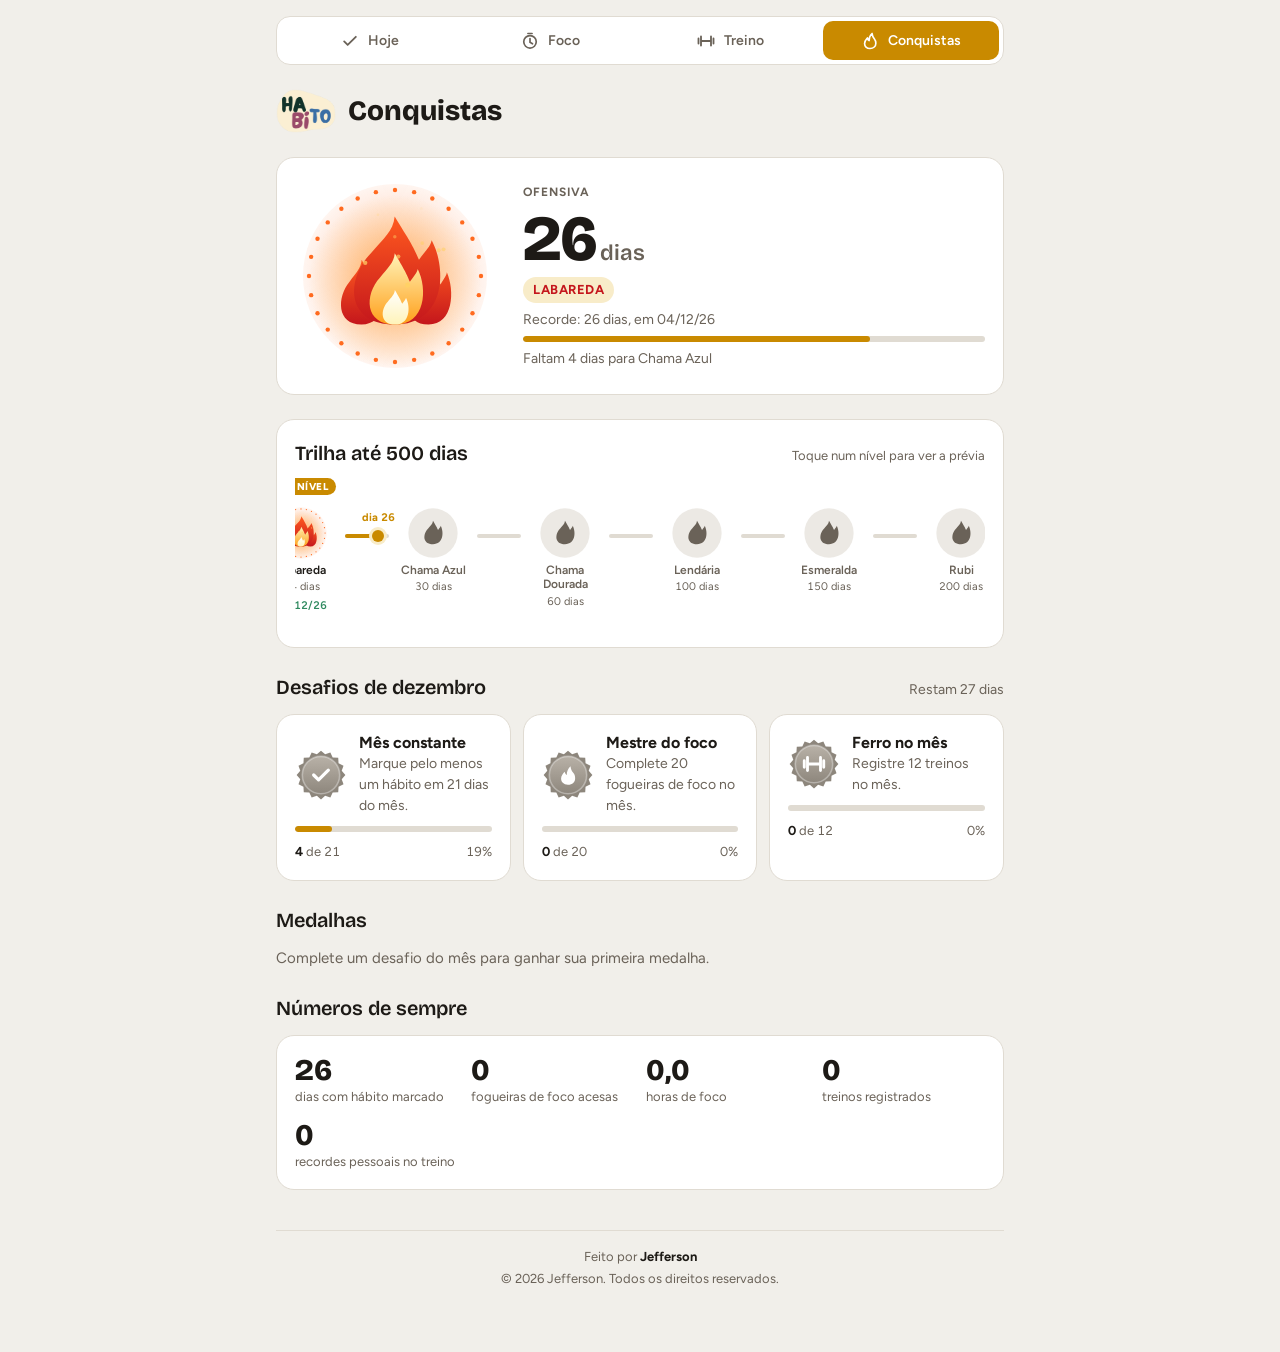
<file: conquistas.html>
<!doctype html>
<html lang="pt-BR">
<head>
<meta charset="utf-8">
<meta name="viewport" content="width=device-width, initial-scale=1, viewport-fit=cover">
<title>Conquistas</title>
<link rel="icon" href="favicon.svg" type="image/svg+xml">
<link rel="icon" href="favicon-32.png" type="image/png" sizes="32x32">
<link rel="apple-touch-icon" href="apple-touch-icon.png">
<meta name="theme-color" content="#1f1a17">
<link rel="preconnect" href="https://fonts.googleapis.com">
<link rel="preconnect" href="https://fonts.gstatic.com" crossorigin>
<link rel="stylesheet" href="https://fonts.googleapis.com/css2?family=Bricolage+Grotesque:opsz,wght@12..96,600;12..96,800&family=Figtree:wght@400;500;600;700&display=swap">
<link rel="stylesheet" href="comum.css">
<style>
  /* Layout: emblema grande no topo, trilha rolável, desafios do mês em grade e números de sempre */
  :root {
    --bg: #f1efea; --surface: #ffffff; --fg: #1d1a16; --muted: #6a6258; --line: #e0dbd2;
    --ouro: #c98a00; --ouro-soft: #f8ecc9; --ok: #2f8a5f; --ok-soft: #d6efe2;
    --nav-ativo: var(--ouro); --nav-ativo-fg: #ffffff;
    --display: "Bricolage Grotesque", "Segoe UI", system-ui, sans-serif;
    --body: "Figtree", "Segoe UI", system-ui, sans-serif;
    color-scheme: light;
  }
  @media (prefers-color-scheme: dark) {
    :root:not([data-theme="light"]) { --bg: #14120f; --surface: #1e1b17; --fg: #f1ebe2; --muted: #a99f92; --line: #332e27; --ouro: #f0b53a; --ouro-soft: #3a2f16; --ok: #4cc48b; --ok-soft: #1b3a2b; --nav-ativo-fg: #241a08; color-scheme: dark; }
  }
  :root[data-theme="dark"] { --bg: #14120f; --surface: #1e1b17; --fg: #f1ebe2; --muted: #a99f92; --line: #332e27; --ouro: #f0b53a; --ouro-soft: #3a2f16; --ok: #4cc48b; --ok-soft: #1b3a2b; --nav-ativo-fg: #241a08; color-scheme: dark; }

  * { box-sizing: border-box; }
  :root { padding-top: env(safe-area-inset-top, 0px); padding-bottom: env(safe-area-inset-bottom, 0px); }
  body { margin: 0; background: var(--bg); color: var(--fg); font-family: var(--body); font-size: 16px; line-height: 1.5; }
  [hidden] { display: none !important; }
  .wrap {
    max-width: 760px; margin: 0 auto; padding-block: 16px 64px;
    padding-left: max(16px, env(safe-area-inset-left, 0px)); padding-right: max(16px, env(safe-area-inset-right, 0px));
    display: flex; flex-direction: column; gap: 24px;
  }
  h1, h2 { font-family: var(--display); margin: 0; text-wrap: balance; }
  h1 { font-size: 28px; font-weight: 800; line-height: 1.1; }
  h2 { font-size: 20px; font-weight: 600; }
  .rot { font-size: 12px; font-weight: 700; letter-spacing: .08em; text-transform: uppercase; color: var(--muted); }
  .cartao { background: var(--surface); border: 1px solid var(--line); border-radius: 18px; padding: 18px; }
  button { font: inherit; color: inherit; cursor: pointer; }
  button:focus-visible, a:focus-visible { outline: 2px solid var(--ouro); outline-offset: 2px; }

  /* Herói */
  .heroi { display: grid; grid-template-columns: auto minmax(0, 1fr); gap: 16px 28px; align-items: center; }
  #emblema { width: 200px; height: 200px; }
  .heroi-info { display: flex; flex-direction: column; gap: 6px; min-width: 0; }
  .numero { font-family: var(--display); line-height: 1; }
  .numero b { font-size: 64px; font-weight: 800; letter-spacing: -.02em; font-variant-numeric: tabular-nums; }
  .numero span { font-size: 22px; font-weight: 600; color: var(--muted); }
  .nivel { align-self: flex-start; font-size: 13px; font-weight: 700; letter-spacing: .04em; text-transform: uppercase; padding: 3px 10px; border-radius: 99px; background: var(--ouro-soft); color: var(--nivel-fg, var(--ouro)); }
  .heroi-info p { margin: 0; color: var(--muted); font-size: 14px; }
  .barra { height: 6px; background: var(--line); border-radius: 99px; overflow: hidden; }
  .barra > span { display: block; height: 100%; width: 0; background: var(--ouro); border-radius: 99px; }

  /* Trilha */
  .trilha-cartao { display: flex; flex-direction: column; gap: 8px; }
  .trilha-cab { display: flex; justify-content: space-between; align-items: baseline; gap: 12px; flex-wrap: wrap; }
  .trilha-cab span { font-size: 13px; color: var(--muted); }
  .trilha-scroll { overflow-x: auto; padding: 22px 4px 8px; }
  .trilha { list-style: none; margin: 0; padding: 0; display: flex; align-items: flex-start; width: max-content; }
  .parada { width: 88px; flex: 0 0 88px; display: flex; flex-direction: column; align-items: center; position: relative; }
  .nivel-btn { display: flex; flex-direction: column; align-items: center; gap: 2px; padding: 6px 2px; width: 100%; background: transparent; border: 1.5px solid transparent; border-radius: 12px; text-align: center; color: var(--muted); }
  .nivel-btn:hover { border-color: var(--line); }
  .nivel-btn[aria-pressed="true"] { border-color: var(--ouro); }
  .nivel-btn canvas { width: 56px; height: 56px; }
  .nivel-nome { font-size: 12px; font-weight: 600; color: var(--fg); line-height: 1.2; }
  .parada.bloqueada .nivel-nome { color: var(--muted); }
  .nivel-dias, .nivel-data { font-size: 11px; font-variant-numeric: tabular-nums; }
  .nivel-data { color: var(--ok); font-weight: 600; }
  .voce { position: absolute; top: -20px; font-size: 10px; font-weight: 800; letter-spacing: .06em; text-transform: uppercase; background: var(--ouro); color: var(--surface); padding: 1px 7px; border-radius: 99px; white-space: nowrap; }
  .ligacao { flex: 0 0 44px; height: 4px; margin-top: 36px; background: var(--line); border-radius: 99px; position: relative; }
  .ligacao > span { display: block; height: 100%; background: var(--ouro); border-radius: 99px; }
  .marcador { position: absolute; top: 50%; width: 12px; height: 12px; margin: -6px 0 0 -6px; border-radius: 50%; background: var(--ouro); box-shadow: 0 0 0 3px var(--ouro-soft); }
  .marcador span { position: absolute; bottom: 16px; left: 50%; transform: translateX(-50%); white-space: nowrap; font-size: 11px; font-weight: 700; color: var(--ouro); font-variant-numeric: tabular-nums; }

  /* Desafios */
  .secao { display: flex; flex-direction: column; gap: 12px; }
  .secao-cab { display: flex; justify-content: space-between; align-items: baseline; gap: 12px; flex-wrap: wrap; }
  .secao-cab span { font-size: 14px; color: var(--muted); }
  .desafios { display: grid; grid-template-columns: repeat(3, minmax(0, 1fr)); gap: 12px; }
  .desafio { display: flex; flex-direction: column; gap: 10px; }
  .desafio .topo-d { display: flex; align-items: center; gap: 12px; }
  .medalha { width: 52px; height: 52px; flex: 0 0 auto; }
  .desafio h3 { margin: 0; font-size: 16px; font-weight: 700; line-height: 1.25; }
  .desafio p { margin: 0; font-size: 14px; color: var(--muted); }
  .desafio .conta { display: flex; justify-content: space-between; font-size: 13px; font-variant-numeric: tabular-nums; color: var(--muted); }
  .desafio .conta b { color: var(--fg); }
  .desafio.completo { border-color: var(--ouro); }
  .desafio.completo .barra > span { background: var(--ok); }
  .feito-em { font-size: 13px; font-weight: 700; color: var(--ok); }

  /* Medalhas e números */
  .medalhas { display: flex; flex-wrap: wrap; gap: 12px; }
  .medalha-item { display: flex; align-items: center; gap: 10px; background: var(--surface); border: 1px solid var(--line); border-radius: 12px; padding: 8px 12px 8px 8px; }
  .medalha-item svg { width: 40px; height: 40px; }
  .medalha-item div { display: flex; flex-direction: column; line-height: 1.25; }
  .medalha-item b { font-size: 14px; }
  .medalha-item span { font-size: 12px; color: var(--muted); }
  .vazio { color: var(--muted); font-size: 15px; margin: 0; }
  .numeros { display: grid; grid-template-columns: repeat(auto-fit, minmax(140px, 1fr)); gap: 12px; }
  .numeros div { display: flex; flex-direction: column; }
  .numeros b { font-family: var(--display); font-size: 30px; font-weight: 800; line-height: 1.1; font-variant-numeric: tabular-nums; }
  .numeros span { font-size: 13px; color: var(--muted); }

  @media (max-width: 640px) {
    .heroi { grid-template-columns: minmax(0, 1fr); justify-items: center; text-align: center; }
    .heroi-info { align-items: center; }
    .nivel { align-self: center; }
    .heroi-info .barra { width: 100%; }
    .desafios { grid-template-columns: minmax(0, 1fr); }
  }
</style>
</head>
<body>
<div class="wrap">
  <nav id="nav-app"></nav>
  <h1>Conquistas</h1>

  <section class="cartao heroi" aria-label="Sua ofensiva">
    <canvas id="emblema" role="img" aria-label="Emblema da ofensiva"></canvas>
    <div class="heroi-info">
      <span class="rot" id="h-rotulo">Ofensiva</span>
      <div class="numero"><b id="h-dias">0</b> <span id="h-unidade">dias</span></div>
      <span class="nivel" id="h-nivel">Faísca</span>
      <p id="h-recorde"></p>
      <div class="barra" aria-hidden="true"><span id="h-barra"></span></div>
      <p id="h-proximo"></p>
    </div>
  </section>

  <section class="cartao trilha-cartao" aria-label="Trilha até 500 dias">
    <div class="trilha-cab"><h2>Trilha até 500 dias</h2><span>Toque num nível para ver a prévia</span></div>
    <div class="trilha-scroll" id="trilha-scroll"><ol class="trilha" id="trilha"></ol></div>
  </section>

  <section class="secao" aria-label="Desafios do mês">
    <div class="secao-cab"><h2 id="d-titulo">Desafios do mês</h2><span id="d-restam"></span></div>
    <div class="desafios" id="desafios"></div>
  </section>

  <section class="secao" aria-label="Medalhas">
    <h2>Medalhas</h2>
    <div class="medalhas" id="medalhas"></div>
  </section>

  <section class="secao" aria-label="Números de sempre">
    <h2>Números de sempre</h2>
    <div class="numeros cartao" id="numeros"></div>
  </section>
</div>

<script src="comum.js"></script>
<script src="chama.js"></script>
<script>
  montarNav("conquistas.html");

  // ===== 1. Ler os dados das outras páginas =====
  const habitos = ler(CHAVES.habitos) || { habitos: [] };
  const foco = ler(CHAVES.foco) || {};
  const treino = ler(CHAVES.treino) || { sessoes: [] };
  if (registrarConquistas(habitos)) gravar(CHAVES.habitos, habitos);

  const { dias, acesaHoje } = ofensivaDe(habitos);
  const nivelAtual = nivelDe(dias);
  const of = { previa: null, previaAte: 0 };

  // ===== 2. Herói =====
  document.getElementById("h-dias").textContent = dias;
  document.getElementById("h-unidade").textContent = dias === 1 ? "dia" : "dias";
  document.getElementById("h-nivel").textContent = NIVEIS[nivelAtual].nome;
  document.querySelector(".heroi").style.setProperty("--nivel-fg", nivelAtual === 0 ? "var(--muted)" : (NIVEIS[nivelAtual].ext || ["", "#c86bff"])[1]);
  const rec = habitos.recorde;
  document.getElementById("h-recorde").textContent = rec && rec.dias
    ? "Recorde: " + rec.dias + (rec.dias === 1 ? " dia" : " dias") + ", em " + formatarData(rec.data) : "Seu recorde aparece aqui.";
  const prox = NIVEIS[nivelAtual + 1];
  if (prox) {
    document.getElementById("h-proximo").textContent = "Faltam " + (prox.min - dias) + " dias para " + prox.nome;
    document.getElementById("h-barra").style.width = ((dias - NIVEIS[nivelAtual].min) / (prox.min - NIVEIS[nivelAtual].min) * 100) + "%";
  } else {
    document.getElementById("h-proximo").textContent = "Nível máximo. 500 dias de chama acesa.";
    document.getElementById("h-barra").style.width = "100%";
  }

  const emblemaCtx = prepararCanvas(document.getElementById("emblema"), 200);
  function quadro(agora) {
    if (of.previa !== null && agora > of.previaAte) {
      of.previa = null;
      document.getElementById("h-rotulo").textContent = "Ofensiva";
      document.querySelectorAll(".nivel-btn").forEach(b => b.setAttribute("aria-pressed", "false"));
    }
    const nivel = of.previa !== null ? of.previa : nivelAtual;
    desenharEmblema(emblemaCtx, 200, nivel, movimentoReduzido ? .4 : agora / 1000, { apagada: of.previa === null && !acesaHoje && dias > 0 });
  }
  function animar(agora) { if (!document.hidden) quadro(agora); requestAnimationFrame(animar); }
  if (movimentoReduzido) quadro(0); else requestAnimationFrame(animar);

  // ===== 3. Trilha até 500 dias =====
  function desenharTrilha() {
    const trilha = document.getElementById("trilha"), rolagem = document.getElementById("trilha-scroll");
    const conquistas = habitos.conquistas || {};
    trilha.innerHTML = "";
    let paradaAtual = null;
    NIVEIS.forEach((n, i) => {
      const conquistado = i === 0 || !!conquistas[i] || dias >= n.min;
      const li = document.createElement("li");
      li.className = "parada" + (conquistado ? "" : " bloqueada");
      const b = document.createElement("button");
      b.type = "button"; b.className = "nivel-btn";
      b.setAttribute("aria-pressed", "false");
      b.setAttribute("aria-label", n.nome + ", " + n.min + " dias" + (conquistas[i] ? ", conquistado em " + formatarData(conquistas[i]) : conquistado ? "" : ", bloqueado") + ". Ver prévia.");
      const cv = document.createElement("canvas");
      desenharEmblema(prepararCanvas(cv, 56), 56, i, .4, { bloqueado: !conquistado });
      const nome = document.createElement("span"); nome.className = "nivel-nome"; nome.textContent = n.nome;
      const qtd = document.createElement("span"); qtd.className = "nivel-dias"; qtd.textContent = n.min + (n.min === 1 ? " dia" : " dias");
      b.append(cv, nome, qtd);
      if (conquistas[i]) { const d = document.createElement("span"); d.className = "nivel-data"; d.textContent = formatarData(conquistas[i]); b.appendChild(d); }
      b.addEventListener("click", () => {
        of.previa = of.previa === i ? null : i;
        of.previaAte = performance.now() + 6000;
        document.getElementById("h-rotulo").textContent = of.previa === null ? "Ofensiva" : "Prévia: " + n.nome + " (" + n.min + " dias)";
        trilha.querySelectorAll(".nivel-btn").forEach((x, k) => x.setAttribute("aria-pressed", String(of.previa === k)));
        if (movimentoReduzido) quadro(performance.now());
        document.querySelector(".heroi").scrollIntoView({ block: "nearest", behavior: movimentoReduzido ? "auto" : "smooth" });
      });
      li.appendChild(b);
      if (i === nivelAtual) { const v = document.createElement("span"); v.className = "voce"; v.textContent = "Seu nível"; li.appendChild(v); paradaAtual = li; }
      trilha.appendChild(li);

      const p = NIVEIS[i + 1];
      if (p) {
        const lig = document.createElement("li"); lig.className = "ligacao"; lig.setAttribute("aria-hidden", "true");
        let pct = 0;
        if (dias >= p.min) pct = 100; else if (dias >= n.min) pct = (dias - n.min) / (p.min - n.min) * 100;
        const fill = document.createElement("span"); fill.style.width = pct + "%"; lig.appendChild(fill);
        if (i === nivelAtual && dias > 0) {
          const m = document.createElement("div"); m.className = "marcador"; m.style.left = Math.max(8, pct) + "%";
          const r = document.createElement("span"); r.textContent = "dia " + dias; m.appendChild(r); lig.appendChild(m);
        }
        trilha.appendChild(lig);
      }
    });
    if (paradaAtual) rolagem.scrollLeft = Math.max(0, paradaAtual.offsetLeft - rolagem.clientWidth / 2 + paradaAtual.offsetWidth);
  }

  // ===== 4. Desafios do mês =====
  const hoje = diasAtras(0);
  const mesChave = hojeChave().slice(0, 7);                 // "2026-10"
  const diasNoMes = new Date(hoje.getFullYear(), hoje.getMonth() + 1, 0).getDate();
  const diasDoMesAteHoje = [];
  for (let d = 1; d <= hoje.getDate(); d++) diasDoMesAteHoje.push(mesChave + "-" + String(d).padStart(2, "0"));

  const DESAFIOS = [
    { id: "habitos", titulo: "Mês constante", icone: "check", meta: Math.ceil(diasNoMes * .65),
      texto: (m) => "Marque pelo menos um hábito em " + m + " dias do mês.",
      progresso: () => diasDoMesAteHoje.filter(d => (habitos.habitos || []).some(h => h.feitos[d])).length },
    { id: "foco", titulo: "Mestre do foco", icone: "fogo", meta: 20,
      texto: (m) => "Complete " + m + " fogueiras de foco no mês.",
      progresso: () => diasDoMesAteHoje.reduce((s, d) => s + ((foco.fogueiras || {})[d] || { acesas: 0 }).acesas, 0) },
    { id: "treino", titulo: "Ferro no mês", icone: "peso", meta: 12,
      texto: (m) => "Registre " + m + " treinos no mês.",
      progresso: () => (treino.sessoes || []).filter(s => s.dia.startsWith(mesChave) && (s.itens || []).some(it => it.series.length)).length }
  ];

  const ICONES = {
    check: '<path d="M-9 0l6 6 12-12" fill="none" stroke="#fff" stroke-width="4" stroke-linecap="round" stroke-linejoin="round"/>',
    fogo: '<path d="M0 12c-5.5 0-8.5-3.4-8.5-7.6 0-3.8 2.6-6.3 4.4-8.4.4 2 1.3 3.3 2.6 3.9-.2-3.8 1.7-7.8 4.6-10.6.4 4 1.8 6.3 3.6 8.3 1.4 1.6 2.1 3.8 2.1 6.4 0 4.8-3.4 8-8.8 8z" fill="#fff"/>',
    peso: '<path d="M-12 -4v8M-8 -8v16M8 -8v16M12 -4v8M-8 0h16" fill="none" stroke="#fff" stroke-width="3.5" stroke-linecap="round"/>'
  };
  const CORES_MEDALHA = { habitos: ["#3fae7a", "#1f6b47"], foco: ["#ff9a2e", "#c4461a"], treino: ["#e0503a", "#8f1f12"] };

  // Medalha em SVG: um disco com borda serrilhada e o ícone do desafio
  function medalhaSVG(id, completo, rotulo) {
    const [c1, c2] = completo ? CORES_MEDALHA[id] : ["#b9b2a8", "#8d867c"];
    let dentes = "";
    for (let i = 0; i < 16; i++) { const a = i / 16 * Math.PI * 2; dentes += (i ? "L" : "M") + (Math.cos(a) * 30).toFixed(1) + " " + (Math.sin(a) * 30).toFixed(1) + "L" + (Math.cos(a + Math.PI / 16) * 26).toFixed(1) + " " + (Math.sin(a + Math.PI / 16) * 26).toFixed(1); }
    const desafio = DESAFIOS.find(d => d.id === id);
    return '<svg viewBox="-32 -32 64 64" role="img" aria-label="' + rotulo + '"><path d="' + dentes + 'Z" fill="' + (completo ? "#f5c542" : c2) + '"/>' +
      '<defs><linearGradient id="g-' + id + (completo ? "c" : "") + '" x1="0" y1="-24" x2="0" y2="24" gradientUnits="userSpaceOnUse"><stop offset="0" stop-color="' + c1 + '"/><stop offset="1" stop-color="' + c2 + '"/></linearGradient></defs>' +
      '<circle r="23" fill="url(#g-' + id + (completo ? "c" : "") + ')"/><circle r="23" fill="none" stroke="#fff" stroke-opacity=".35" stroke-width="2"/>' + ICONES[desafio.icone] + "</svg>";
  }

  function desenharDesafios() {
    habitos.desafios = habitos.desafios || {};
    const registro = habitos.desafios[mesChave] = habitos.desafios[mesChave] || {};
    let mudou = false;
    const cont = document.getElementById("desafios");
    cont.innerHTML = "";
    document.getElementById("d-titulo").textContent = "Desafios de " + NOMES_MESES[hoje.getMonth()];
    const restam = diasNoMes - hoje.getDate();
    document.getElementById("d-restam").textContent = restam === 0 ? "Último dia do mês" : "Restam " + restam + (restam === 1 ? " dia" : " dias");

    for (const d of DESAFIOS) {
      const feito = Math.min(d.meta, d.progresso());
      if (feito >= d.meta && !registro[d.id]) { registro[d.id] = hojeChave(); mudou = true; avisar("Desafio concluído: " + d.titulo + "!"); }
      const completo = !!registro[d.id];
      const card = document.createElement("article");
      card.className = "cartao desafio" + (completo ? " completo" : "");
      card.innerHTML =
        '<div class="topo-d"><span class="medalha">' + medalhaSVG(d.id, completo, d.titulo) + '</span><div><h3></h3><p></p></div></div>' +
        '<div class="barra" aria-hidden="true"><span style="width:' + (feito / d.meta * 100) + '%"></span></div>' +
        '<div class="conta"><span><b>' + feito + "</b> de " + d.meta + "</span><span>" + (completo ? "" : Math.round(feito / d.meta * 100) + "%") + "</span></div>";
      card.querySelector("h3").textContent = d.titulo;
      card.querySelector("p").textContent = d.texto(d.meta);
      if (completo) { const f = document.createElement("span"); f.className = "feito-em"; f.textContent = "Concluído em " + formatarData(registro[d.id]); card.appendChild(f); }
      cont.appendChild(card);
    }
    if (mudou) gravar(CHAVES.habitos, habitos);
  }

  // ===== 5. Medalhas de todos os meses =====
  function desenharMedalhas() {
    const cont = document.getElementById("medalhas");
    cont.innerHTML = "";
    const meses = Object.keys(habitos.desafios || {}).sort().reverse();
    let algum = false;
    for (const m of meses) {
      for (const d of DESAFIOS) {
        const data = habitos.desafios[m][d.id];
        if (!data) continue;
        algum = true;
        const [a, mm] = m.split("-");
        const item = document.createElement("div");
        item.className = "medalha-item";
        item.innerHTML = medalhaSVG(d.id, true, d.titulo) + "<div><b></b><span></span></div>";
        item.querySelector("b").textContent = d.titulo;
        item.querySelector("div span").textContent = NOMES_MESES[Number(mm) - 1] + " de " + a;
        cont.appendChild(item);
      }
    }
    if (!algum) cont.innerHTML = '<p class="vazio">Complete um desafio do mês para ganhar sua primeira medalha.</p>';
  }

  // ===== 6. Números de sempre =====
  function desenharNumeros() {
    const diasComHabito = new Set();
    (habitos.habitos || []).forEach(h => Object.keys(h.feitos).forEach(d => diasComHabito.add(d)));
    const fogueiras = Object.values(foco.fogueiras || {}).reduce((s, f) => s + f.acesas, 0);
    const minutos = Object.values(foco.log || {}).reduce((s, m) => s + m, 0);
    const sessoes = (treino.sessoes || []).filter(s => (s.itens || []).some(it => it.series.length));
    const prs = sessoes.reduce((s, ses) => s + ses.itens.reduce((a, it) => a + it.series.filter(x => x.pr).length, 0), 0);
    const itens = [
      [diasComHabito.size, "dias com hábito marcado"],
      [fogueiras, "fogueiras de foco acesas"],
      [(minutos / 60).toFixed(1).replace(".", ","), "horas de foco"],
      [sessoes.length, "treinos registrados"],
      [prs, "recordes pessoais no treino"]
    ];
    document.getElementById("numeros").innerHTML = itens.map(([v, r]) => "<div><b>" + v + "</b><span>" + r + "</span></div>").join("");
  }

  desenharTrilha();
  desenharDesafios();
  desenharMedalhas();
  desenharNumeros();
</script>
</body>
</html>
</file>
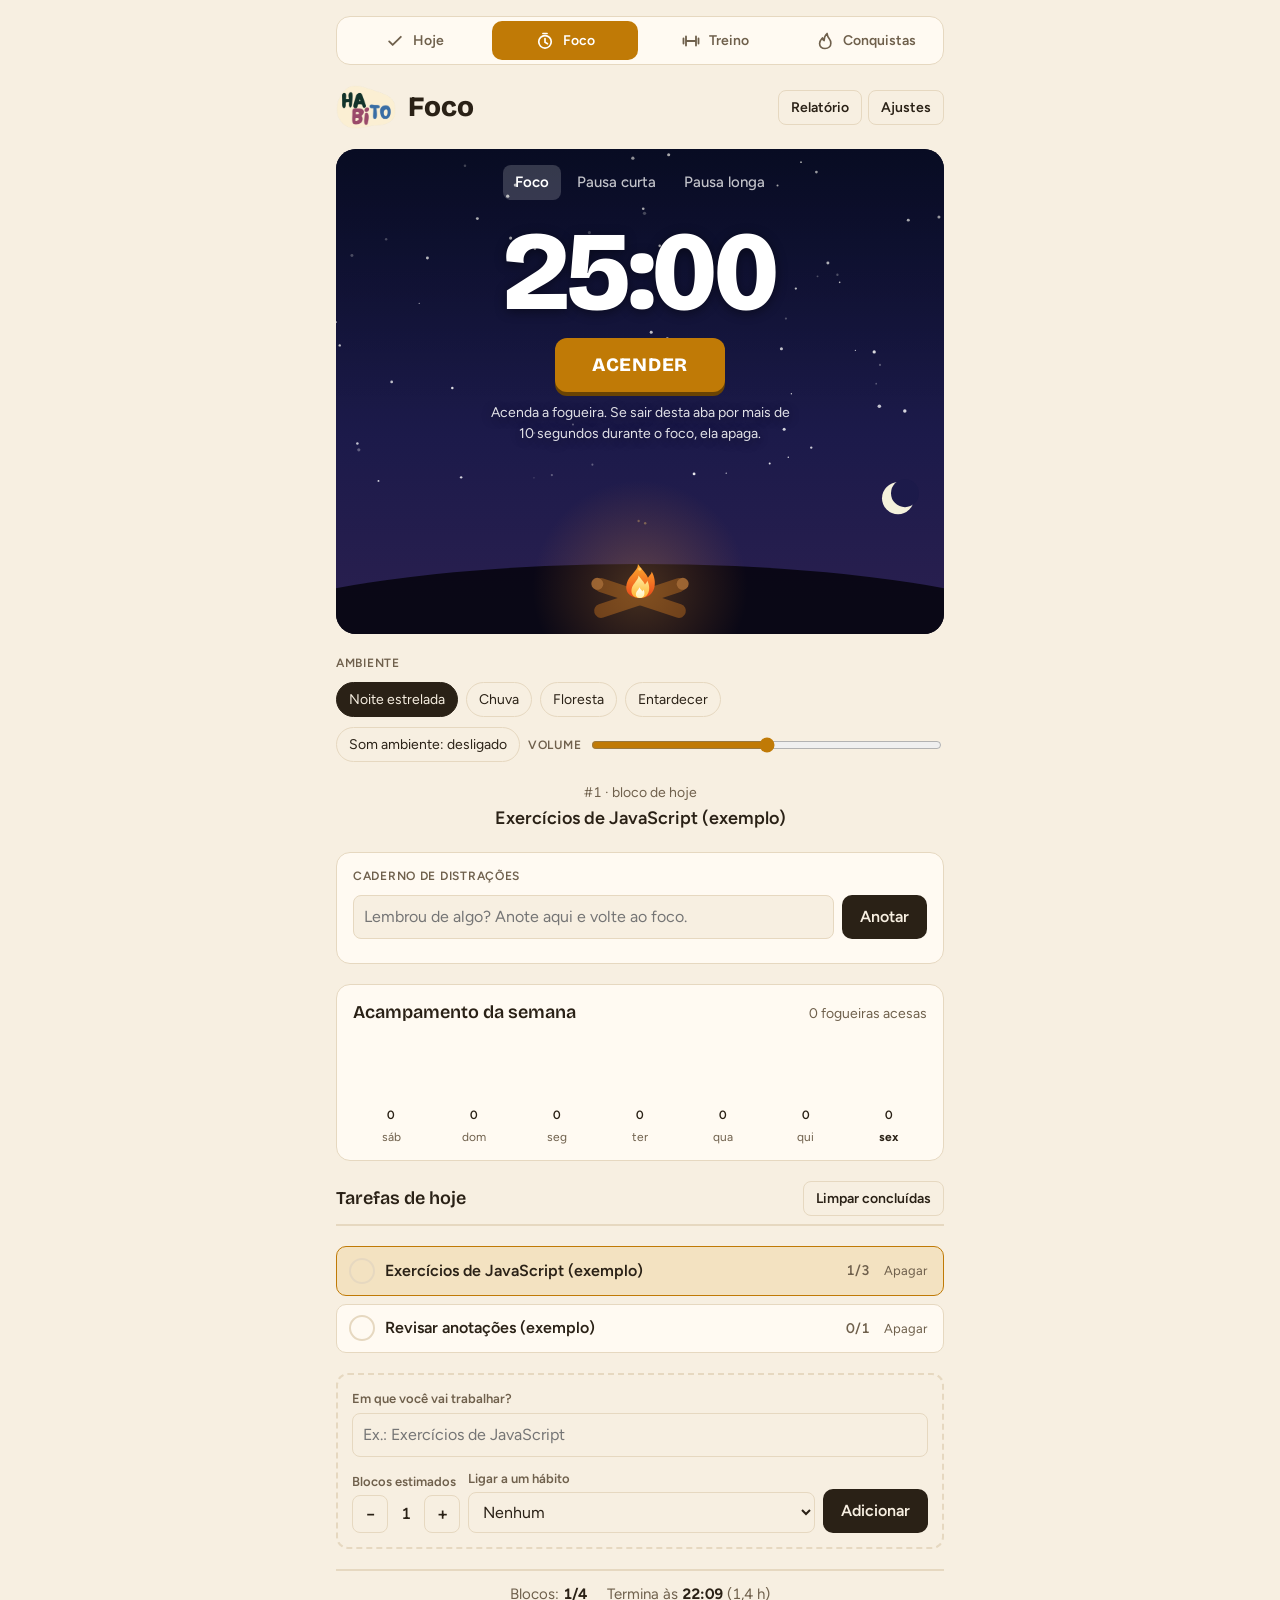
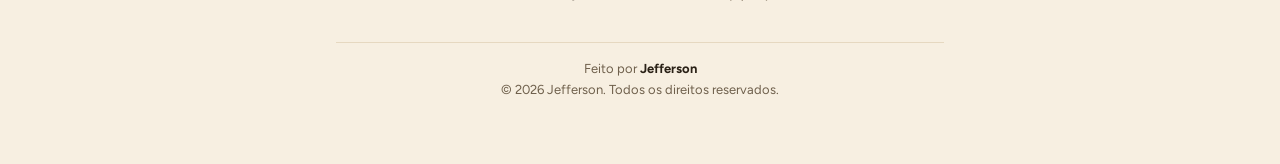
<file: foco.html>
<!doctype html>
<html lang="pt-BR">
<head>
<meta charset="utf-8">
<meta name="viewport" content="width=device-width, initial-scale=1, viewport-fit=cover">
<title>Modo Foco</title>
<link rel="icon" href="favicon.svg" type="image/svg+xml">
<link rel="icon" href="favicon-32.png" type="image/png" sizes="32x32">
<link rel="apple-touch-icon" href="apple-touch-icon.png">
<meta name="theme-color" content="#1f1a17">
<link rel="preconnect" href="https://fonts.googleapis.com">
<link rel="preconnect" href="https://fonts.gstatic.com" crossorigin>
<link rel="stylesheet" href="https://fonts.googleapis.com/css2?family=Bricolage+Grotesque:opsz,wght@12..96,600;12..96,800&family=Figtree:wght@400;500;600&display=swap">
<link rel="stylesheet" href="comum.css">
<style>
  /* Layout: coluna central. O timer fica dentro de uma "cena" (céu + fogueira) que muda com o ambiente.
     A cor da página muda com o modo: foco (âmbar), pausa curta (verde), pausa longa (azul). */
  :root {
    --bg: #f7efe1; --surface: #fffaf2; --fg: #2a2116; --muted: #6f604c; --line: #e6d8c0;
    --accent: #c07a06; --accent-fg: #ffffff; --accent-soft: #f3e2c1;
    --nav-ativo: var(--accent); --nav-ativo-fg: var(--accent-fg);
    --display: "Bricolage Grotesque", "Segoe UI", system-ui, sans-serif;
    --body: "Figtree", "Segoe UI", system-ui, sans-serif;
    color-scheme: light;
  }
  :root[data-modo="curta"] { --bg: #e6f2eb; --surface: #f7fcf9; --fg: #14261c; --muted: #4f6a5b; --line: #c8e0d2; --accent: #2f8a5f; --accent-soft: #cfe9da; }
  :root[data-modo="longa"] { --bg: #e5edf5; --surface: #f6f9fc; --fg: #15212e; --muted: #50637a; --line: #c9d7e6; --accent: #3a6ea5; --accent-soft: #cfdff0; }
  @media (prefers-color-scheme: dark) {
    :root:not([data-theme="light"]) { --bg: #1d1710; --surface: #282016; --fg: #f3e9da; --muted: #b5a387; --line: #3d3122; --accent: #f0b53a; --accent-fg: #241a08; --accent-soft: #42331a; color-scheme: dark; }
    :root:not([data-theme="light"])[data-modo="curta"] { --bg: #0f1c15; --surface: #16271e; --fg: #e3f2e9; --muted: #92b3a1; --line: #24402f; --accent: #4cc48b; --accent-fg: #0b1f14; --accent-soft: #1d3a2a; }
    :root:not([data-theme="light"])[data-modo="longa"] { --bg: #0f1722; --surface: #17212e; --fg: #e3ebf4; --muted: #93a7bf; --line: #263649; --accent: #6fa6e0; --accent-fg: #0b1726; --accent-soft: #1f3247; }
  }
  :root[data-theme="dark"] { --bg: #1d1710; --surface: #282016; --fg: #f3e9da; --muted: #b5a387; --line: #3d3122; --accent: #f0b53a; --accent-fg: #241a08; --accent-soft: #42331a; color-scheme: dark; }
  :root[data-theme="dark"][data-modo="curta"] { --bg: #0f1c15; --surface: #16271e; --fg: #e3f2e9; --muted: #92b3a1; --line: #24402f; --accent: #4cc48b; --accent-fg: #0b1f14; --accent-soft: #1d3a2a; }
  :root[data-theme="dark"][data-modo="longa"] { --bg: #0f1722; --surface: #17212e; --fg: #e3ebf4; --muted: #93a7bf; --line: #263649; --accent: #6fa6e0; --accent-fg: #0b1726; --accent-soft: #1f3247; }

  * { box-sizing: border-box; }
  :root { padding-top: env(safe-area-inset-top, 0px); padding-bottom: env(safe-area-inset-bottom, 0px); }
  body { margin: 0; background: var(--bg); color: var(--fg); font-family: var(--body); font-size: 16px; line-height: 1.5; transition: background-color .5s ease; }
  [hidden] { display: none !important; }
  .wrap {
    max-width: 640px; margin: 0 auto; padding-block: 16px 64px;
    padding-left: max(16px, env(safe-area-inset-left, 0px)); padding-right: max(16px, env(safe-area-inset-right, 0px));
    display: flex; flex-direction: column; gap: 20px;
  }
  h1, h2 { font-family: var(--display); margin: 0; text-wrap: balance; }
  h1 { font-size: 28px; font-weight: 800; line-height: 1.1; }
  h2 { font-size: 18px; font-weight: 600; }
  button { font: inherit; color: inherit; cursor: pointer; }
  button:focus-visible, input:focus-visible, select:focus-visible, a:focus-visible { outline: 2px solid var(--accent); outline-offset: 2px; }
  .rot { font-size: 12px; font-weight: 600; color: var(--muted); letter-spacing: .06em; text-transform: uppercase; }

  .topo { display: flex; align-items: center; justify-content: space-between; gap: 12px; flex-wrap: wrap; }
  .topo nav { display: flex; gap: 6px; }
  .btn-leve { background: transparent; border: 1.5px solid var(--line); border-radius: 8px; padding: 6px 12px; font-size: 14px; font-weight: 600; }
  .btn-leve[aria-expanded="true"], .btn-leve[aria-pressed="true"] { background: var(--accent-soft); border-color: var(--accent); }

  /* ===== Cena: céu + fogueira + timer ===== */
  .cena {
    position: relative; border-radius: 20px; overflow: hidden; min-height: 440px;
    color: #fff; background: #120d1f; isolation: isolate;
  }
  .cena canvas { position: absolute; inset: 0; width: 100%; height: 100%; z-index: -1; display: block; }
  .cena-conteudo {
    position: relative; display: flex; flex-direction: column; align-items: center; gap: 10px;
    padding: 16px 16px 190px; text-shadow: 0 2px 12px rgba(0,0,0,.45);
  }
  .modos { display: flex; gap: 4px; flex-wrap: wrap; justify-content: center; }
  .modo { background: transparent; border: 0; border-radius: 8px; padding: 6px 12px; font-size: 15px; font-weight: 500; color: rgba(255,255,255,.75); }
  .modo[aria-pressed="true"] { background: rgba(255,255,255,.18); color: #fff; font-weight: 600; }
  .tempo { font-family: var(--display); font-weight: 800; font-size: clamp(76px, 20vw, 112px); line-height: 1; letter-spacing: -.03em; font-variant-numeric: tabular-nums; margin-top: 6px; }
  .controles { display: flex; align-items: center; gap: 12px; }
  .iniciar {
    min-width: 170px; padding: 13px 26px; border: 0; border-radius: 12px; background: var(--accent); color: var(--accent-fg);
    font-family: var(--display); font-weight: 800; font-size: 19px; letter-spacing: .04em; text-transform: uppercase;
    box-shadow: 0 4px 0 color-mix(in srgb, var(--accent) 55%, #000); transition: transform .08s, box-shadow .08s; text-shadow: none;
  }
  .iniciar.rodando { transform: translateY(4px); box-shadow: 0 0 0 transparent; }
  .pular { background: transparent; border: 0; font-size: 14px; color: rgba(255,255,255,.8); padding: 8px; font-weight: 600; }
  .pular:hover { color: #fff; }
  .status-fogo { font-size: 14px; color: rgba(255,255,255,.88); text-align: center; max-width: 34ch; margin: 0; }
  .status-fogo.apagou { color: #ffd0c2; font-weight: 600; }

  /* Ambientes e som */
  .ambientes { display: flex; flex-direction: column; gap: 10px; }
  .linha { display: flex; gap: 8px; flex-wrap: wrap; align-items: center; }
  .chip { font-size: 14px; padding: 6px 12px; border-radius: 99px; border: 1.5px solid var(--line); background: transparent; }
  .chip[aria-pressed="true"] { background: var(--fg); color: var(--bg); border-color: var(--fg); }
  .volume { display: flex; align-items: center; gap: 8px; flex: 1 1 160px; min-width: 0; }
  .volume input { flex: 1; min-width: 0; accent-color: var(--accent); }

  .ciclo { text-align: center; display: flex; flex-direction: column; gap: 2px; }
  .ciclo .num { font-size: 14px; color: var(--muted); font-variant-numeric: tabular-nums; }
  .ciclo .tarefa-atual { font-size: 18px; font-weight: 600; overflow-wrap: anywhere; }

  /* Caderno de distrações */
  .caderno { background: var(--surface); border: 1px solid var(--line); border-radius: 14px; padding: 14px 16px; display: flex; flex-direction: column; gap: 10px; }
  .caderno form { display: flex; gap: 8px; }
  .caderno ul { list-style: none; margin: 0; padding: 0; display: flex; flex-direction: column; gap: 4px; }
  .caderno li { display: flex; align-items: center; gap: 8px; font-size: 15px; }
  .caderno li span { flex: 1; min-width: 0; overflow-wrap: anywhere; }
  .caderno li.feita span { text-decoration: line-through; color: var(--muted); }
  .mini { background: transparent; border: 0; color: var(--muted); font-size: 13px; padding: 2px 6px; }
  .mini:hover { color: var(--fg); }

  /* Acampamento da semana */
  .acampamento { background: var(--surface); border: 1px solid var(--line); border-radius: 14px; padding: 14px 16px; display: flex; flex-direction: column; gap: 12px; }
  .acampamento .cab { display: flex; justify-content: space-between; align-items: baseline; gap: 12px; flex-wrap: wrap; }
  .acampamento .cab span { font-size: 14px; color: var(--muted); font-variant-numeric: tabular-nums; }
  .semana-fogo { display: grid; grid-template-columns: repeat(7, minmax(0, 1fr)); gap: 6px; align-items: end; }
  .dia-fogo { display: flex; flex-direction: column; align-items: center; gap: 4px; min-width: 0; }
  .pilha { display: flex; flex-wrap: wrap-reverse; justify-content: center; gap: 1px; min-height: 64px; align-content: flex-start; max-width: 64px; }
  .pilha svg { width: 18px; height: 18px; }
  .dia-fogo .rotulo-dia { font-size: 12px; color: var(--muted); }
  .dia-fogo.hoje .rotulo-dia { color: var(--fg); font-weight: 700; }
  .dia-fogo .n { font-size: 12px; font-weight: 600; font-variant-numeric: tabular-nums; }

  /* Painéis */
  .painel { background: var(--surface); border: 1px solid var(--line); border-radius: 14px; padding: 16px; display: flex; flex-direction: column; gap: 14px; }
  .grade { display: grid; grid-template-columns: repeat(3, minmax(0, 1fr)); gap: 10px; }
  .campo { display: flex; flex-direction: column; gap: 4px; min-width: 0; }
  .campo label { font-size: 13px; font-weight: 600; color: var(--muted); }
  input[type=number], input[type=text], select { width: 100%; min-width: 0; font: inherit; padding: 9px 10px; border-radius: 8px; border: 1.5px solid var(--line); background: var(--bg); color: var(--fg); }
  .opcao { display: flex; justify-content: space-between; align-items: center; gap: 12px; font-size: 15px; }
  .opcao input { width: 20px; height: 20px; accent-color: var(--accent); flex: 0 0 auto; }
  .numeros { display: grid; grid-template-columns: repeat(3, minmax(0, 1fr)); gap: 10px; }
  .numeros div { display: flex; flex-direction: column; }
  .numeros b { font-family: var(--display); font-size: 26px; font-weight: 800; font-variant-numeric: tabular-nums; line-height: 1.1; }
  .numeros span { font-size: 13px; color: var(--muted); }
  .semana { display: grid; grid-template-columns: repeat(7, minmax(0, 1fr)); gap: 8px; align-items: end; height: 140px; }
  .coluna { display: flex; flex-direction: column; align-items: center; justify-content: flex-end; gap: 4px; height: 100%; min-width: 0; }
  .coluna .valor { font-size: 11px; color: var(--muted); font-variant-numeric: tabular-nums; }
  .coluna .barra { width: 100%; max-width: 32px; background: var(--accent); border-radius: 4px 4px 0 0; min-height: 2px; }
  .coluna .barra.vazia { background: var(--line); }
  .coluna .dia { font-size: 12px; color: var(--muted); }
  .coluna.hoje .dia { color: var(--fg); font-weight: 600; }

  /* Tarefas */
  .cab-tarefas { display: flex; justify-content: space-between; align-items: center; gap: 12px; border-bottom: 2px solid var(--line); padding-bottom: 8px; }
  .tarefas { list-style: none; margin: 0; padding: 0; display: flex; flex-direction: column; gap: 8px; }
  .tarefa { display: grid; grid-template-columns: auto minmax(0, 1fr) auto auto; align-items: center; gap: 10px; background: var(--surface); border: 1.5px solid var(--line); border-radius: 10px; padding: 10px 12px; cursor: pointer; }
  .tarefa.ativa { border-color: var(--accent); background: var(--accent-soft); }
  .tarefa.concluida .nome-t { text-decoration: line-through; color: var(--muted); }
  .check { width: 26px; height: 26px; border-radius: 50%; border: 2px solid var(--line); background: transparent; display: grid; place-items: center; padding: 0; font-size: 14px; font-weight: 800; color: transparent; }
  .tarefa.concluida .check { background: var(--accent); border-color: var(--accent); color: var(--accent-fg); }
  .texto-t { min-width: 0; display: flex; flex-direction: column; }
  .nome-t { font-weight: 600; overflow-wrap: anywhere; }
  .tag { font-size: 12px; color: var(--muted); }
  .contagem { font-size: 14px; color: var(--muted); font-variant-numeric: tabular-nums; font-weight: 600; }
  .apagar { background: transparent; border: 0; color: var(--muted); font-size: 13px; padding: 4px; }
  .apagar:hover, .apagar.confirmar { color: #c0392b; }
  .vazio { color: var(--muted); font-size: 15px; text-align: center; padding: 12px; }
  .nova { border: 2px dashed var(--line); border-radius: 12px; padding: 14px; display: flex; flex-direction: column; gap: 12px; }
  .nova .linha { align-items: flex-end; }
  .nova .linha > .campo { flex: 1 1 160px; }
  .passo { display: flex; align-items: center; gap: 6px; }
  .passo button { width: 36px; height: 38px; border-radius: 8px; border: 1.5px solid var(--line); background: var(--bg); font-size: 18px; font-weight: 600; }
  .passo output { min-width: 24px; text-align: center; font-weight: 600; font-variant-numeric: tabular-nums; }
  .btn-cheio { padding: 10px 18px; border: 0; border-radius: 10px; background: var(--fg); color: var(--bg); font-weight: 600; }
  .resumo { display: flex; flex-wrap: wrap; justify-content: center; gap: 4px 20px; font-size: 15px; color: var(--muted); font-variant-numeric: tabular-nums; border-top: 2px solid var(--line); padding-top: 12px; }
  .resumo b { color: var(--fg); }
  .resumo:empty { display: none; }

  @media (max-width: 520px) {
    .grade { grid-template-columns: minmax(0, 1fr) minmax(0, 1fr); }
    .tarefa { grid-template-columns: auto minmax(0, 1fr) auto; }
    .tarefa .apagar { grid-column: 2 / -1; justify-self: start; padding: 0; }
    .cena { min-height: 420px; }
  }
  @media (prefers-reduced-motion: reduce) { * { transition: none !important; } }
</style>
</head>
<body>
<div class="wrap">
  <nav id="nav-app"></nav>

  <div class="topo">
    <h1>Foco</h1>
    <nav>
      <button class="btn-leve" type="button" id="abrir-relatorio" aria-expanded="false" aria-controls="relatorio">Relatório</button>
      <button class="btn-leve" type="button" id="abrir-ajustes" aria-expanded="false" aria-controls="ajustes">Ajustes</button>
    </nav>
  </div>

  <section class="painel" id="relatorio" hidden aria-label="Relatório">
    <h2>Seu foco</h2>
    <div class="numeros">
      <div><b id="r-hoje">0</b><span>minutos hoje</span></div>
      <div><b id="r-semana">0</b><span>horas na semana</span></div>
      <div><b id="r-seq">0</b><span>dias seguidos com foco</span></div>
    </div>
    <div class="semana" id="r-grafico"></div>
  </section>

  <section class="painel" id="ajustes" hidden aria-label="Ajustes">
    <h2>Ajustes</h2>
    <div class="grade">
      <div class="campo"><label for="cfg-foco">Foco (min)</label><input type="number" id="cfg-foco" min="1" max="120"></div>
      <div class="campo"><label for="cfg-curta">Pausa curta</label><input type="number" id="cfg-curta" min="1" max="60"></div>
      <div class="campo"><label for="cfg-longa">Pausa longa</label><input type="number" id="cfg-longa" min="1" max="60"></div>
    </div>
    <div class="campo" style="max-width: 220px"><label for="cfg-intervalo">Pausa longa a cada (blocos)</label><input type="number" id="cfg-intervalo" min="2" max="10"></div>
    <label class="opcao" for="cfg-auto-pausa">Começar pausas sozinho <input type="checkbox" id="cfg-auto-pausa"></label>
    <label class="opcao" for="cfg-auto-foco">Começar o foco sozinho depois da pausa <input type="checkbox" id="cfg-auto-foco"></label>
    <label class="opcao" for="cfg-som">Alarme ao terminar <input type="checkbox" id="cfg-som"></label>
  </section>

  <!-- Cena com a fogueira -->
  <section class="cena" aria-label="Timer">
    <canvas id="cena" aria-hidden="true"></canvas>
    <div class="cena-conteudo">
      <div class="modos" role="group" aria-label="Modo">
        <button class="modo" type="button" data-modo="foco">Foco</button>
        <button class="modo" type="button" data-modo="curta">Pausa curta</button>
        <button class="modo" type="button" data-modo="longa">Pausa longa</button>
      </div>
      <div class="tempo" id="tempo">25:00</div>
      <div class="controles">
        <button class="iniciar" type="button" id="iniciar">Acender</button>
        <button class="pular" type="button" id="pular" hidden>Pular →</button>
      </div>
      <p class="status-fogo" id="status-fogo" aria-live="polite">Acenda a fogueira. Se sair desta aba por mais de 10 segundos durante o foco, ela apaga.</p>
    </div>
  </section>

  <section class="ambientes" aria-label="Ambiente">
    <span class="rot">Ambiente</span>
    <div class="linha" id="lista-ambientes"></div>
    <div class="linha">
      <button class="chip" type="button" id="som-ambiente" aria-pressed="false">Som ambiente</button>
      <label class="volume" for="volume"><span class="rot">Volume</span><input type="range" id="volume" min="0" max="100"></label>
    </div>
  </section>

  <div class="ciclo">
    <span class="num" id="ciclo-num">#1</span>
    <span class="tarefa-atual" id="ciclo-texto">Hora de focar</span>
  </div>

  <section class="caderno" aria-label="Caderno de distrações">
    <span class="rot">Caderno de distrações</span>
    <form id="form-distracao">
      <label for="distracao" style="position:absolute;width:1px;height:1px;overflow:hidden;clip:rect(0 0 0 0)">Anotar distração</label>
      <input type="text" id="distracao" maxlength="100" placeholder="Lembrou de algo? Anote aqui e volte ao foco." autocomplete="off">
      <button class="btn-cheio" type="submit">Anotar</button>
    </form>
    <ul id="lista-distracoes"></ul>
  </section>

  <section class="acampamento" aria-label="Acampamento da semana">
    <div class="cab"><h2>Acampamento da semana</h2><span id="camp-total"></span></div>
    <div class="semana-fogo" id="camp-semana"></div>
  </section>

  <section aria-label="Tarefas">
    <div class="cab-tarefas">
      <h2>Tarefas de hoje</h2>
      <button class="btn-leve" type="button" id="limpar-concluidas">Limpar concluídas</button>
    </div>
  </section>
  <ul class="tarefas" id="tarefas"></ul>

  <form class="nova" id="form-tarefa">
    <div class="linha">
      <div class="campo"><label for="t-nome">Em que você vai trabalhar?</label><input type="text" id="t-nome" maxlength="80" placeholder="Ex.: Exercícios de JavaScript" autocomplete="off"></div>
    </div>
    <div class="linha">
      <div class="campo" style="flex: 0 0 auto">
        <span class="campo-rot" id="t-est-rot" style="font-size:13px;font-weight:600;color:var(--muted)">Blocos estimados</span>
        <div class="passo" role="group" aria-labelledby="t-est-rot">
          <button type="button" id="t-menos" aria-label="Menos um bloco">−</button>
          <output id="t-est">1</output>
          <button type="button" id="t-mais" aria-label="Mais um bloco">+</button>
        </div>
      </div>
      <div class="campo"><label for="t-habito">Ligar a um hábito</label><select id="t-habito"></select></div>
      <button class="btn-cheio" type="submit">Adicionar</button>
    </div>
  </form>

  <div class="resumo" id="resumo"></div>
</div>

<script src="comum.js"></script>
<script src="chama.js"></script>
<script>
  montarNav("foco.html");

  // ===== 1. Dados desta página =====
  const PADRAO = {
    cfg: { foco: 25, curta: 5, longa: 15, intervalo: 4, autoPausa: false, autoFoco: false, som: true },
    tarefas: [
      { id: 1, nome: "Exercícios de JavaScript (exemplo)", est: 3, feitos: 1, concluida: false, habitoId: null },
      { id: 2, nome: "Revisar anotações (exemplo)", est: 1, feitos: 0, concluida: false, habitoId: null }
    ],
    ativa: 1,
    ciclo: { dia: "", feitos: 0 },
    log: {},              // minutos de foco por dia
    fogueiras: {},        // { "2026-10-28": { acesas: 3, apagadas: 1 } }
    distracoes: [],       // anotações do caderno
    ambiente: "noite", somAmbiente: false, volume: 50,
    emAndamento: null     // { fim } enquanto um bloco de foco está rodando
  };
  let foco = Object.assign(structuredClone(PADRAO), ler(CHAVES.foco) || {});
  foco.cfg = Object.assign({}, PADRAO.cfg, foco.cfg);
  if (foco.ciclo.dia !== hojeChave()) foco.ciclo = { dia: hojeChave(), feitos: 0 };
  const salvar = () => gravar(CHAVES.foco, foco);
  const lerHabitos = () => ler(CHAVES.habitos);

  function fogueirasDe(dia) {
    foco.fogueiras[dia] = foco.fogueiras[dia] || { acesas: 0, apagadas: 0 };
    return foco.fogueiras[dia];
  }

  // Se a página foi fechada no meio de um bloco de foco, a fogueira apagou
  let apagouAoVoltar = false;
  if (foco.emAndamento) {
    fogueirasDe(hojeChave()).apagadas++;
    foco.emAndamento = null;
    apagouAoVoltar = true;
    salvar();
  }

  // ===== 2. Timer =====
  const raiz = document.documentElement;
  const elTempo = document.getElementById("tempo");
  const elIniciar = document.getElementById("iniciar");
  const elPular = document.getElementById("pular");
  const elStatus = document.getElementById("status-fogo");
  const t = { modo: "foco", total: 0, restante: 0, fim: null, intervalo: null, estadoFogo: "parada" };
  // estadoFogo: "parada" (brasa), "acesa" (crescendo), "pausada", "apagada", "descanso"
  let audioAlarme = null;

  const duracao = (modo) => foco.cfg[modo] * 60;
  const pararIntervalo = () => { clearInterval(t.intervalo); t.intervalo = null; };

  function definirModo(modo) {
    pararIntervalo();
    t.modo = modo;
    t.total = t.restante = duracao(modo);
    raiz.dataset.modo = modo;
    document.querySelectorAll(".modo").forEach(b => b.setAttribute("aria-pressed", String(b.dataset.modo === modo)));
    elIniciar.textContent = modo === "foco" ? "Acender" : "Descansar";
    elIniciar.classList.remove("rodando");
    elPular.hidden = true;
    if (modo !== "foco") t.estadoFogo = "descanso";
    else if (t.estadoFogo !== "apagada") t.estadoFogo = "parada";
    mostrar(); mostrarCiclo();
  }

  function iniciarOuPausar() {
    try { if (!audioAlarme) audioAlarme = new (window.AudioContext || window.webkitAudioContext)(); } catch (e) {}
    som.garantir();
    if (t.intervalo) {
      pararIntervalo();
      elIniciar.textContent = "Continuar"; elIniciar.classList.remove("rodando");
      if (t.modo === "foco") {
        t.estadoFogo = "pausada";
        foco.emAndamento = null; salvar();
        status("Pausado. A fogueira espera, mas não cresce.");
      }
      som.atualizar();
      return;
    }
    t.fim = Date.now() + t.restante * 1000;
    t.intervalo = setInterval(tique, 250);
    elIniciar.textContent = "Pausar"; elIniciar.classList.add("rodando");
    elPular.hidden = false;
    if (t.modo === "foco") {
      t.estadoFogo = "acesa";
      foco.emAndamento = { fim: t.fim }; salvar();
      status("A fogueira está crescendo. Fique nesta aba até o fim do bloco.");
    } else {
      status("Descanse perto do fogo. Levante, beba água, olhe para longe.");
    }
    som.atualizar();
  }

  function tique() {
    t.restante = Math.max(0, Math.ceil((t.fim - Date.now()) / 1000));
    mostrar();
    if (t.restante === 0) terminar(true);
  }

  function mostrar() {
    const m = Math.floor(t.restante / 60), s = t.restante % 60;
    const texto = String(m).padStart(2, "0") + ":" + String(s).padStart(2, "0");
    elTempo.textContent = texto;
    document.title = (t.intervalo ? texto + " · " : "") + (t.modo === "foco" ? "Modo Foco" : "Pausa");
  }

  function status(texto, apagou) {
    elStatus.textContent = texto;
    elStatus.classList.toggle("apagou", !!apagou);
  }

  // completo = o tempo acabou; false = a pessoa pulou
  function terminar(completo) {
    pararIntervalo();
    if (t.modo === "foco") {
      registrarMinutos(Math.round((t.total - t.restante) / 60));
      foco.emAndamento = null;
      if (completo) {
        tocarAlarme();
        foco.ciclo.feitos++;
        fogueirasDe(hojeChave()).acesas++;
        const ativa = foco.tarefas.find(x => x.id === foco.ativa && !x.concluida);
        if (ativa) ativa.feitos++;
        contarBlocoNosHabitos();
        avisar("Fogueira completa! Ela foi para o seu acampamento.");
      }
      salvar();
      const proximo = foco.ciclo.feitos > 0 && foco.ciclo.feitos % foco.cfg.intervalo === 0 ? "longa" : "curta";
      definirModo(proximo);
      status(completo ? "Bloco concluído. Hora de descansar perto do fogo." : "Bloco pulado. Sem fogueira para o acampamento desta vez.");
      if (completo && foco.cfg.autoPausa) iniciarOuPausar();
    } else {
      if (completo) { tocarAlarme(); avisar("Pausa acabou. Vamos acender outra?"); }
      definirModo("foco");
      status("Pronto para acender outra fogueira?");
      if (completo && foco.cfg.autoFoco) iniciarOuPausar();
    }
    som.atualizar();
    desenharTarefas(); desenharRelatorio(); desenharAcampamento();
  }

  // Sair da aba durante o foco: mais de 10 segundos fora e a fogueira apaga
  let saiuEm = null;
  document.addEventListener("visibilitychange", () => {
    if (document.hidden) {
      if (t.intervalo && t.modo === "foco") saiuEm = Date.now();
      return;
    }
    if (saiuEm && t.intervalo && t.modo === "foco") {
      const fora = (Date.now() - saiuEm) / 1000;
      if (fora > 10) apagarFogueira(Math.round(fora));
    }
    saiuEm = null;
  });

  function apagarFogueira(segundosFora) {
    pararIntervalo();
    registrarMinutos(Math.round((t.total - Math.max(0, Math.ceil((t.fim - Date.now()) / 1000))) / 60));
    fogueirasDe(hojeChave()).apagadas++;
    foco.emAndamento = null; salvar();
    t.estadoFogo = "apagada";
    t.restante = t.total = duracao("foco");
    elIniciar.textContent = "Acender de novo"; elIniciar.classList.remove("rodando");
    elPular.hidden = true;
    mostrar();
    status("A fogueira apagou: você ficou " + segundosFora + " segundos fora da aba. Tudo bem, acenda de novo.", true);
    som.atualizar();
    desenharAcampamento(); desenharRelatorio();
  }

  function registrarMinutos(min) {
    if (min > 0) foco.log[hojeChave()] = (foco.log[hojeChave()] || 0) + min;
  }

  function contarBlocoNosHabitos() {
    const h = lerHabitos();
    if (!h) return;
    h.focos = h.focos || {};
    h.focos[hojeChave()] = (h.focos[hojeChave()] || 0) + 1;
    gravar(CHAVES.habitos, h);
  }

  function tocarAlarme() {
    if (!foco.cfg.som || !audioAlarme) return;
    try {
      [0, .3, .6].forEach((atraso, i) => {
        const osc = audioAlarme.createOscillator(), vol = audioAlarme.createGain();
        osc.frequency.value = i === 2 ? 1046 : 784;
        vol.gain.setValueAtTime(.0001, audioAlarme.currentTime + atraso);
        vol.gain.exponentialRampToValueAtTime(.2, audioAlarme.currentTime + atraso + .02);
        vol.gain.exponentialRampToValueAtTime(.0001, audioAlarme.currentTime + atraso + .25);
        osc.connect(vol); vol.connect(audioAlarme.destination);
        osc.start(audioAlarme.currentTime + atraso); osc.stop(audioAlarme.currentTime + atraso + .3);
      });
    } catch (e) {}
  }

  function mostrarCiclo() {
    const ativa = foco.tarefas.find(x => x.id === foco.ativa && !x.concluida);
    document.getElementById("ciclo-num").textContent = t.modo === "foco"
      ? "#" + (foco.ciclo.feitos + 1) + " · bloco de hoje" : foco.ciclo.feitos + " blocos feitos hoje";
    document.getElementById("ciclo-texto").textContent = t.modo !== "foco" ? "Hora de uma pausa" : ativa ? ativa.nome : "Hora de focar";
  }

  // ===== 3. A cena (céu do ambiente + fogueira) =====
  const AMBIENTES = {
    noite:    { nome: "Noite estrelada", ceu: ["#0b1030", "#1c1a4a", "#2b2050"] },
    chuva:    { nome: "Chuva",           ceu: ["#1b2430", "#2a3644", "#33404d"] },
    floresta: { nome: "Floresta",        ceu: ["#0a1f1a", "#12332a", "#1b4234"] },
    entardecer: { nome: "Entardecer",    ceu: ["#2a1d4a", "#9a4a6a", "#f08a5a"] }
  };
  const cenaCanvas = document.getElementById("cena");
  let cenaCtx = null, W = 0, H = 0;
  function ajustarCena() {
    const r = cenaCanvas.getBoundingClientRect();
    W = r.width; H = r.height;
    cenaCtx = cenaCanvas.getContext("2d");
    const dpr = Math.min(window.devicePixelRatio || 1, 3);
    cenaCanvas.width = W * dpr; cenaCanvas.height = H * dpr;
    cenaCtx.setTransform(dpr, 0, 0, dpr, 0, 0);
  }
  new ResizeObserver(ajustarCena).observe(cenaCanvas);

  function desenharCena(agora) {
    if (!cenaCtx || !W) return;
    const ctx = cenaCtx, s = agora / 1000;
    const amb = AMBIENTES[foco.ambiente] || AMBIENTES.noite;

    // Céu
    const g = ctx.createLinearGradient(0, 0, 0, H);
    g.addColorStop(0, amb.ceu[0]); g.addColorStop(.6, amb.ceu[1]); g.addColorStop(1, amb.ceu[2]);
    ctx.fillStyle = g; ctx.fillRect(0, 0, W, H);

    if (foco.ambiente === "noite") {
      for (let i = 0; i < 70; i++) {
        ctx.globalAlpha = .3 + .7 * (Math.sin(s * 1.5 + i * 2.1) + 1) / 2;
        ctx.fillStyle = "#fff";
        ctx.beginPath(); ctx.arc(pseudo(i) * W, pseudo(i + 300) * H * .7, .6 + pseudo(i + 9) * 1.2, 0, Math.PI * 2); ctx.fill();
      }
      ctx.globalAlpha = 1;
      // Lua no canto de baixo, longe do relógio e do texto
      const lx = W - 46, ly = H * .72;
      ctx.fillStyle = "#f4f1dc";
      ctx.beginPath(); ctx.arc(lx, ly, 16, 0, Math.PI * 2); ctx.fill();
      ctx.fillStyle = amb.ceu[1];
      ctx.beginPath(); ctx.arc(lx + 7, ly - 5, 14, 0, Math.PI * 2); ctx.fill();
    }
    if (foco.ambiente === "entardecer") {
      const sol = ctx.createRadialGradient(W * .25, H * .78, 0, W * .25, H * .78, 70);
      sol.addColorStop(0, "#ffe2a0"); sol.addColorStop(1, "#ffb07000");
      ctx.fillStyle = sol; ctx.beginPath(); ctx.arc(W * .25, H * .78, 70, 0, Math.PI * 2); ctx.fill();
    }
    if (foco.ambiente === "floresta") {
      for (let camada = 0; camada < 2; camada++) {
        ctx.fillStyle = camada ? "#06140f" : "#0d281f";
        for (let i = 0; i < 9; i++) {
          const x = (i / 8) * W + (camada ? 30 : 0), alt = H * (.28 + pseudo(i + camada * 20) * .18);
          ctx.beginPath(); ctx.moveTo(x - 30, H * .86); ctx.lineTo(x, H * .86 - alt); ctx.lineTo(x + 30, H * .86); ctx.fill();
        }
      }
    }

    // Chão
    ctx.fillStyle = foco.ambiente === "floresta" ? "#04100b" : "rgba(5, 4, 12, .85)";
    ctx.beginPath(); ctx.ellipse(W / 2, H + 40, W * .8, 110, 0, 0, Math.PI * 2); ctx.fill();

    // Vaga-lumes da floresta
    if (foco.ambiente === "floresta") {
      for (let i = 0; i < 16; i++) {
        const x = pseudo(i) * W + Math.sin(s * .6 + i) * 20, y = H * (.3 + pseudo(i + 40) * .45) + Math.cos(s * .8 + i) * 12;
        ctx.globalAlpha = Math.max(0, Math.sin(s * 1.3 + i * 1.7));
        ctx.fillStyle = "#d9ff7a";
        ctx.beginPath(); ctx.arc(x, y, 2.2, 0, Math.PI * 2); ctx.fill();
      }
      ctx.globalAlpha = 1;
    }

    desenharFogueira(ctx, W / 2, H - 36, s);

    // Chuva por cima de tudo
    if (foco.ambiente === "chuva") {
      ctx.strokeStyle = "rgba(190, 215, 240, .45)"; ctx.lineWidth = 1.2;
      ctx.beginPath();
      for (let i = 0; i < 140; i++) {
        const vel = 520 * (.7 + pseudo(i) * .6);
        const x = (pseudo(i + 11) * (W + 60) + s * 60) % (W + 60) - 30;
        const y = (pseudo(i + 77) * H + s * vel) % (H + 20) - 20;
        ctx.moveTo(x, y); ctx.lineTo(x - 4, y + 14);
      }
      ctx.stroke();
    }

    // Leve escurecido no topo para o texto ficar legível
    const sombra = ctx.createLinearGradient(0, 0, 0, H * .55);
    sombra.addColorStop(0, "rgba(0,0,0,.28)"); sombra.addColorStop(1, "rgba(0,0,0,0)");
    ctx.fillStyle = sombra; ctx.fillRect(0, 0, W, H * .55);
  }

  function desenharFogueira(ctx, cx, base, s) {
    // Lenha cruzada
    ctx.save();
    ctx.fillStyle = "#5a3418";
    [-.32, .32].forEach(ang => {
      ctx.save(); ctx.translate(cx, base); ctx.rotate(ang);
      ctx.beginPath(); ctx.roundRect(-48, -7, 96, 14, 7); ctx.fill();
      ctx.fillStyle = "#8a5a32"; ctx.beginPath(); ctx.arc(ang < 0 ? 45 : -45, 0, 6, 0, Math.PI * 2); ctx.fill();
      ctx.fillStyle = "#5a3418";
      ctx.restore();
    });

    const estado = t.estadoFogo;
    if (estado === "apagada") {
      ctx.strokeStyle = "rgba(200, 200, 210, .55)"; ctx.lineWidth = 3; ctx.lineCap = "round";
      for (let i = 0; i < 3; i++) {
        const sobe = (s * .35 + i / 3) % 1, x = cx + (i - 1) * 10;
        ctx.globalAlpha = (1 - sobe) * .8;
        ctx.beginPath(); ctx.moveTo(x, base - 10);
        ctx.bezierCurveTo(x + 14, base - 40, x - 14, base - 70, x + 4, base - 100 - sobe * 40); ctx.stroke();
      }
      ctx.restore(); return;
    }

    // Tamanho da chama conforme o estado
    let p;
    if (estado === "acesa" || estado === "pausada") p = 1 - t.restante / t.total;
    else if (estado === "descanso") p = .55;
    else p = 0;
    const h = H * (.07 + .27 * p), w = h * .78;
    const f = (estado === "pausada" ? .3 : 1) * (Math.sin(s * 6.1) * .05 + Math.sin(s * 9.7) * .03) * w;

    // Luz no chão e no ar
    const luz = ctx.createRadialGradient(cx, base - h * .3, 0, cx, base - h * .3, 60 + h * 1.4);
    luz.addColorStop(0, "rgba(255, 170, 60, " + (.25 + p * .3) + ")"); luz.addColorStop(1, "rgba(255, 140, 40, 0)");
    ctx.fillStyle = luz; ctx.beginPath(); ctx.arc(cx, base - h * .3, 60 + h * 1.4, 0, Math.PI * 2); ctx.fill();

    if (p > .35) {
      pintarChama(ctx, cx - w * .4, base, w * .5, h * .6, -f * .8, ["#ff8a1f", "#d92b1a"]);
      pintarChama(ctx, cx + w * .4, base, w * .5, h * .62, f * .8, ["#ff8a1f", "#d92b1a"]);
    }
    pintarChama(ctx, cx, base, w, h, f, ["#ffab2e", "#e8461a"]);
    pintarChama(ctx, cx, base, w * .62, h * .66, f * .7, ["#fff0a8", "#ffb42e"]);
    pintarChama(ctx, cx, base, w * .3, h * .32, f * .4, ["#ffffff", "#fff0a8"]);

    // Faíscas
    const qtd = Math.round(3 + p * 16);
    ctx.fillStyle = "#ffcf6b";
    for (let i = 0; i < qtd; i++) {
      const fase = (s * (.4 + (i % 5) * .07) + i * .37) % 1;
      ctx.globalAlpha = 1 - fase;
      ctx.beginPath();
      ctx.arc(cx + Math.sin(i * 12.99) * w * .5 + Math.sin(s * 2 + i) * 6, base - h * .4 - fase * (60 + h), 1.8 * (1 - fase * .5), 0, Math.PI * 2);
      ctx.fill();
    }
    ctx.restore();
  }

  const reduzMovimento = window.matchMedia("(prefers-reduced-motion: reduce)").matches;
  function animar(agora) {
    if (!document.hidden) desenharCena(reduzMovimento ? 1000 : agora);
    requestAnimationFrame(animar);
  }
  requestAnimationFrame(animar);

  // ===== 4. Som ambiente (gerado pelo navegador, sem baixar áudio) =====
  const som = {
    ctx: null, mestre: null, nos: [], timers: [], tocando: null, fogo: null,
    garantir() {
      if (this.ctx) return;
      try {
        this.ctx = new (window.AudioContext || window.webkitAudioContext)();
        this.mestre = this.ctx.createGain(); this.mestre.connect(this.ctx.destination);
        this.mestre.gain.value = foco.volume / 100;
      } catch (e) { this.ctx = null; }
    },
    ruido(tipo) {
      // Cria 2 segundos de ruído (branco, rosa ou marrom) que tocam em loop
      const ctx = this.ctx, n = ctx.sampleRate * 2, buf = ctx.createBuffer(1, n, ctx.sampleRate), d = buf.getChannelData(0);
      let ultimo = 0, b = [0, 0, 0];
      for (let i = 0; i < n; i++) {
        const branco = Math.random() * 2 - 1;
        if (tipo === "marrom") { ultimo = (ultimo + .02 * branco) / 1.02; d[i] = ultimo * 3.5; }
        else if (tipo === "rosa") { b[0] = .99765 * b[0] + branco * .099; b[1] = .963 * b[1] + branco * .2965; b[2] = .57 * b[2] + branco * 1.0526; d[i] = (b[0] + b[1] + b[2] + branco * .1848) * .2; }
        else d[i] = branco;
      }
      const fonte = ctx.createBufferSource(); fonte.buffer = buf; fonte.loop = true;
      return fonte;
    },
    parar() {
      this.nos.forEach(n => { try { n.stop ? n.stop() : null; n.disconnect(); } catch (e) {} });
      this.timers.forEach(clearInterval);
      this.nos = []; this.timers = []; this.tocando = null;
    },
    tocarAmbiente(nome) {
      const ctx = this.ctx;
      this.parar();
      this.tocando = nome;
      const ligar = (fonte, ...cadeia) => { let atual = fonte; cadeia.forEach(n => { atual.connect(n); atual = n; this.nos.push(n); }); atual.connect(this.mestre); this.nos.push(fonte); fonte.start && fonte.start(); };
      if (nome === "chuva") {
        const f = ctx.createBiquadFilter(); f.type = "bandpass"; f.frequency.value = 1400; f.Q.value = .5;
        const g = ctx.createGain(); g.gain.value = .35;
        ligar(this.ruido("branco"), f, g);
        const f2 = ctx.createBiquadFilter(); f2.type = "lowpass"; f2.frequency.value = 500;
        const g2 = ctx.createGain(); g2.gain.value = .5;
        ligar(this.ruido("marrom"), f2, g2);
      }
      if (nome === "noite") {
        const g = ctx.createGain(); g.gain.value = .3;
        ligar(this.ruido("marrom"), g);
        // Grilos: pulsos curtos e agudos
        this.timers.push(setInterval(() => {
          if (!this.ctx) return;
          const agora = ctx.currentTime, osc = ctx.createOscillator(), gg = ctx.createGain();
          osc.frequency.value = 4300 + Math.random() * 300; gg.gain.value = 0;
          for (let k = 0; k < 3; k++) { gg.gain.setValueAtTime(.025, agora + k * .07); gg.gain.setValueAtTime(0, agora + k * .07 + .035); }
          osc.connect(gg); gg.connect(this.mestre); osc.start(agora); osc.stop(agora + .25);
        }, 900));
      }
      if (nome === "floresta") {
        const f = ctx.createBiquadFilter(); f.type = "lowpass"; f.frequency.value = 900;
        const g = ctx.createGain(); g.gain.value = .35;
        ligar(this.ruido("rosa"), f, g);
        // Passarinhos de vez em quando
        this.timers.push(setInterval(() => {
          if (!this.ctx || Math.random() < .5) return;
          const agora = ctx.currentTime;
          for (let k = 0; k < 2; k++) {
            const osc = ctx.createOscillator(), gg = ctx.createGain(), ini = agora + k * .16;
            osc.frequency.setValueAtTime(2600, ini); osc.frequency.exponentialRampToValueAtTime(4200, ini + .1);
            gg.gain.setValueAtTime(.0001, ini); gg.gain.exponentialRampToValueAtTime(.04, ini + .02); gg.gain.exponentialRampToValueAtTime(.0001, ini + .12);
            osc.connect(gg); gg.connect(this.mestre); osc.start(ini); osc.stop(ini + .14);
          }
        }, 2200));
      }
      if (nome === "entardecer") {
        // Ondas: ruído marrom com volume subindo e descendo devagar
        const g = ctx.createGain(); g.gain.value = .3;
        const lfo = ctx.createOscillator(), prof = ctx.createGain();
        lfo.frequency.value = .11; prof.gain.value = .22;
        lfo.connect(prof); prof.connect(g.gain); lfo.start(); this.nos.push(lfo, prof);
        ligar(this.ruido("marrom"), g);
      }
    },
    // Estalos da fogueira, enquanto ela está acesa
    estalos(ligado) {
      if (ligado && !this.fogo && this.ctx) {
        this.fogo = setInterval(() => {
          if (Math.random() < .55) return;
          const ctx = this.ctx, agora = ctx.currentTime, fonte = ctx.createBufferSource();
          const n = Math.floor(ctx.sampleRate * .02), buf = ctx.createBuffer(1, n, ctx.sampleRate), d = buf.getChannelData(0);
          for (let i = 0; i < n; i++) d[i] = (Math.random() * 2 - 1) * Math.pow(1 - i / n, 3);
          fonte.buffer = buf;
          const f = ctx.createBiquadFilter(); f.type = "highpass"; f.frequency.value = 1500;
          const g = ctx.createGain(); g.gain.value = .15 + Math.random() * .3;
          fonte.connect(f); f.connect(g); g.connect(this.mestre); fonte.start(agora);
        }, 120);
      }
      if (!ligado && this.fogo) { clearInterval(this.fogo); this.fogo = null; }
    },
    atualizar() {
      if (!this.ctx) return;
      if (foco.somAmbiente) { if (this.tocando !== foco.ambiente) this.tocarAmbiente(foco.ambiente); }
      else this.parar();
      this.estalos(foco.somAmbiente && !!t.intervalo && t.modo === "foco");
    }
  };

  function desenharAmbientes() {
    const lista = document.getElementById("lista-ambientes");
    lista.innerHTML = "";
    for (const [chave, amb] of Object.entries(AMBIENTES)) {
      const b = document.createElement("button");
      b.type = "button"; b.className = "chip"; b.textContent = amb.nome;
      b.setAttribute("aria-pressed", String(foco.ambiente === chave));
      b.addEventListener("click", () => { foco.ambiente = chave; salvar(); desenharAmbientes(); som.atualizar(); });
      lista.appendChild(b);
    }
    const botaoSom = document.getElementById("som-ambiente");
    botaoSom.setAttribute("aria-pressed", String(foco.somAmbiente));
    botaoSom.textContent = foco.somAmbiente ? "Som ambiente: ligado" : "Som ambiente: desligado";
  }
  document.getElementById("som-ambiente").addEventListener("click", () => {
    foco.somAmbiente = !foco.somAmbiente; salvar();
    som.garantir(); if (som.ctx && som.ctx.state === "suspended") som.ctx.resume();
    desenharAmbientes(); som.atualizar();
  });
  const elVolume = document.getElementById("volume");
  elVolume.value = foco.volume;
  elVolume.addEventListener("input", () => {
    foco.volume = Number(elVolume.value); salvar();
    if (som.mestre) som.mestre.gain.value = foco.volume / 100;
  });

  // ===== 5. Caderno de distrações =====
  function desenharDistracoes() {
    const ul = document.getElementById("lista-distracoes");
    ul.innerHTML = "";
    for (const d of foco.distracoes.filter(x => x.dia === hojeChave())) {
      const li = document.createElement("li");
      li.className = d.feita ? "feita" : "";
      const texto = document.createElement("span"); texto.textContent = d.texto;
      const ok = document.createElement("button"); ok.type = "button"; ok.className = "mini"; ok.textContent = d.feita ? "Desfazer" : "Resolvido";
      ok.addEventListener("click", () => { d.feita = !d.feita; salvar(); desenharDistracoes(); });
      const del = document.createElement("button"); del.type = "button"; del.className = "mini"; del.textContent = "Apagar";
      del.addEventListener("click", () => { foco.distracoes = foco.distracoes.filter(x => x !== d); salvar(); desenharDistracoes(); });
      li.append(texto, ok, del); ul.appendChild(li);
    }
  }
  document.getElementById("form-distracao").addEventListener("submit", (e) => {
    e.preventDefault();
    const campo = document.getElementById("distracao");
    const texto = campo.value.trim();
    if (!texto) return;
    foco.distracoes.push({ id: Date.now(), texto, dia: hojeChave(), feita: false });
    // Guarda só as anotações dos últimos 14 dias
    const limite = chaveDoDia(diasAtras(14));
    foco.distracoes = foco.distracoes.filter(x => x.dia >= limite);
    campo.value = ""; salvar(); desenharDistracoes();
    avisar("Anotado. Agora, de volta ao foco.");
  });

  // ===== 6. Acampamento da semana =====
  const iconeFogo = (cor) => '<svg viewBox="0 0 24 24" aria-hidden="true"><path d="M12 22c-4.4 0-7-2.8-7-6.4 0-3.2 2.2-5.3 3.7-7 .3 1.7 1.1 2.8 2.2 3.3-.2-3.2 1.4-6.6 3.9-9 .3 3.4 1.5 5.3 3 7 1.2 1.4 1.8 3.2 1.8 5.4 0 4-2.9 6.7-7.6 6.7z" fill="' + cor + '"/></svg>';
  const iconeFumaca = '<svg viewBox="0 0 24 24" aria-hidden="true"><path d="M9 20c3-2-1-5 2-8s0-6 2-8M14 20c2-2-1-4 1-6" fill="none" stroke="currentColor" stroke-width="2" stroke-linecap="round" opacity=".5"/></svg>';

  function desenharAcampamento() {
    const cont = document.getElementById("camp-semana");
    cont.innerHTML = "";
    let acesas = 0, apagadas = 0;
    for (let n = 6; n >= 0; n--) {
      const data = diasAtras(n), f = foco.fogueiras[chaveDoDia(data)] || { acesas: 0, apagadas: 0 };
      acesas += f.acesas; apagadas += f.apagadas;
      const col = document.createElement("div");
      col.className = "dia-fogo" + (n === 0 ? " hoje" : "");
      const pilha = document.createElement("div"); pilha.className = "pilha";
      const mostrar = Math.min(f.acesas, 9);
      pilha.innerHTML = iconeFogo("#f08a1c").repeat(mostrar) + (f.apagadas ? iconeFumaca.repeat(Math.min(f.apagadas, 3)) : "");
      col.setAttribute("aria-label", NOMES_DIAS[data.getDay()] + ": " + f.acesas + " fogueiras acesas, " + f.apagadas + " apagadas");
      const num = document.createElement("span"); num.className = "n"; num.textContent = f.acesas + (f.acesas > 9 ? "+" : "");
      const rot = document.createElement("span"); rot.className = "rotulo-dia"; rot.textContent = NOMES_DIAS[data.getDay()];
      col.append(pilha, num, rot);
      cont.appendChild(col);
    }
    document.getElementById("camp-total").textContent = acesas + (acesas === 1 ? " fogueira acesa" : " fogueiras acesas") + (apagadas ? " · " + apagadas + " apagada" + (apagadas > 1 ? "s" : "") : "");
  }

  // ===== 7. Tarefas =====
  const lista = document.getElementById("tarefas");
  function desenharTarefas() {
    lista.innerHTML = "";
    const habitos = (lerHabitos() || { habitos: [] }).habitos;
    if (foco.tarefas.length === 0) lista.innerHTML = '<li class="vazio">Sem tarefas. Adicione uma abaixo e estime quantos blocos ela leva.</li>';
    for (const tarefa of foco.tarefas) {
      const li = document.createElement("li");
      li.className = "tarefa" + (tarefa.id === foco.ativa ? " ativa" : "") + (tarefa.concluida ? " concluida" : "");
      li.addEventListener("click", () => { foco.ativa = tarefa.id; salvar(); desenharTarefas(); mostrarCiclo(); });
      const check = document.createElement("button");
      check.type = "button"; check.className = "check"; check.textContent = "✓";
      check.setAttribute("aria-label", (tarefa.concluida ? "Desmarcar " : "Concluir ") + tarefa.nome);
      check.addEventListener("click", (e) => { e.stopPropagation(); alternarConcluida(tarefa); });
      const texto = document.createElement("div"); texto.className = "texto-t";
      const nome = document.createElement("span"); nome.className = "nome-t"; nome.textContent = tarefa.nome;
      texto.appendChild(nome);
      const habito = habitos.find(h => h.id === tarefa.habitoId);
      if (habito) { const tag = document.createElement("span"); tag.className = "tag"; tag.textContent = "Hábito: " + habito.nome; texto.appendChild(tag); }
      const contagem = document.createElement("span"); contagem.className = "contagem"; contagem.textContent = tarefa.feitos + "/" + tarefa.est;
      const apagar = document.createElement("button"); apagar.type = "button"; apagar.className = "apagar"; apagar.textContent = "Apagar";
      apagar.addEventListener("click", (e) => {
        e.stopPropagation();
        if (!apagar.classList.contains("confirmar")) {
          apagar.classList.add("confirmar"); apagar.textContent = "Confirmar";
          setTimeout(() => { apagar.classList.remove("confirmar"); apagar.textContent = "Apagar"; }, 3000);
          return;
        }
        foco.tarefas = foco.tarefas.filter(x => x.id !== tarefa.id); salvar(); desenharTarefas(); mostrarCiclo();
      });
      li.append(check, texto, contagem, apagar); lista.appendChild(li);
    }
    desenharResumo();
  }

  function alternarConcluida(tarefa) {
    tarefa.concluida = !tarefa.concluida;
    if (tarefa.concluida && tarefa.habitoId) {
      const dados = lerHabitos();
      const h = dados && dados.habitos.find(x => x.id === tarefa.habitoId);
      if (h && !h.feitos[hojeChave()]) { h.feitos[hojeChave()] = "feito"; gravar(CHAVES.habitos, dados); avisar("“" + h.nome + "” marcado como feito hoje."); }
    }
    if (tarefa.concluida && foco.ativa === tarefa.id) { const p = foco.tarefas.find(x => !x.concluida); foco.ativa = p ? p.id : null; }
    salvar(); desenharTarefas(); mostrarCiclo();
  }

  function desenharResumo() {
    const pendentes = foco.tarefas.filter(x => !x.concluida);
    const totalEst = foco.tarefas.reduce((s, x) => s + x.est, 0);
    const totalFeitos = foco.tarefas.reduce((s, x) => s + Math.min(x.feitos, x.est), 0);
    const restantes = pendentes.reduce((s, x) => s + Math.max(0, x.est - x.feitos), 0);
    const el = document.getElementById("resumo");
    if (restantes === 0) { el.innerHTML = foco.tarefas.length ? "<span><b>Tudo estimado foi feito.</b> Bom trabalho.</span>" : ""; return; }
    let minutos = 0;
    for (let i = 0; i < restantes; i++) {
      minutos += foco.cfg.foco;
      if (i < restantes - 1) minutos += ((foco.ciclo.feitos + i + 1) % foco.cfg.intervalo === 0 ? foco.cfg.longa : foco.cfg.curta);
    }
    const fim = new Date(Date.now() + minutos * 60000);
    el.innerHTML = "<span>Blocos: <b>" + totalFeitos + "/" + totalEst + "</b></span><span>Termina às <b>" +
      fim.toLocaleTimeString("pt-BR", { hour: "2-digit", minute: "2-digit" }) + "</b> (" + (minutos / 60).toFixed(1).replace(".", ",") + " h)</span>";
  }

  let estimativa = 1;
  const elEst = document.getElementById("t-est");
  document.getElementById("t-menos").addEventListener("click", () => { estimativa = Math.max(1, estimativa - 1); elEst.textContent = estimativa; });
  document.getElementById("t-mais").addEventListener("click", () => { estimativa = Math.min(20, estimativa + 1); elEst.textContent = estimativa; });
  function preencherHabitos() {
    const sel = document.getElementById("t-habito");
    sel.innerHTML = '<option value="">Nenhum</option>';
    for (const h of (lerHabitos() || { habitos: [] }).habitos) { const op = document.createElement("option"); op.value = h.id; op.textContent = h.nome; sel.appendChild(op); }
  }
  document.getElementById("form-tarefa").addEventListener("submit", (e) => {
    e.preventDefault();
    const campo = document.getElementById("t-nome"), nome = campo.value.trim();
    if (!nome) { campo.focus(); return; }
    const hv = document.getElementById("t-habito").value;
    const nova = { id: Date.now(), nome, est: estimativa, feitos: 0, concluida: false, habitoId: hv ? Number(hv) : null };
    foco.tarefas.push(nova);
    if (!foco.tarefas.some(x => x.id === foco.ativa && !x.concluida)) foco.ativa = nova.id;
    campo.value = ""; estimativa = 1; elEst.textContent = 1; document.getElementById("t-habito").value = "";
    salvar(); desenharTarefas(); mostrarCiclo();
  });
  document.getElementById("limpar-concluidas").addEventListener("click", () => { foco.tarefas = foco.tarefas.filter(x => !x.concluida); salvar(); desenharTarefas(); });

  // ===== 8. Relatório =====
  function desenharRelatorio() {
    const min = (n) => foco.log[chaveDoDia(diasAtras(n))] || 0;
    document.getElementById("r-hoje").textContent = min(0);
    let semana = 0; for (let i = 0; i < 7; i++) semana += min(i);
    document.getElementById("r-semana").textContent = (semana / 60).toFixed(1).replace(".", ",");
    let seq = 0, i = min(0) ? 0 : 1; while (min(i) > 0) { seq++; i++; }
    document.getElementById("r-seq").textContent = seq;
    const grafico = document.getElementById("r-grafico");
    grafico.innerHTML = "";
    const maior = Math.max(30, ...[0, 1, 2, 3, 4, 5, 6].map(min));
    for (let n = 6; n >= 0; n--) {
      const v = min(n), col = document.createElement("div");
      col.className = "coluna" + (n === 0 ? " hoje" : "");
      col.innerHTML = '<span class="valor">' + (v ? v + "m" : "") + '</span><div class="barra' + (v ? "" : " vazia") + '" style="height:' + (v ? Math.max(4, v / maior * 100) : 2) + '%"></div><span class="dia">' + NOMES_DIAS[diasAtras(n).getDay()] + "</span>";
      grafico.appendChild(col);
    }
  }

  // ===== 9. Ajustes =====
  const campos = { foco: "cfg-foco", curta: "cfg-curta", longa: "cfg-longa", intervalo: "cfg-intervalo" };
  for (const [k, id] of Object.entries(campos)) {
    const el = document.getElementById(id);
    el.value = foco.cfg[k];
    el.addEventListener("change", () => {
      const v = Math.round(Number(el.value));
      if (!v || v < Number(el.min) || v > Number(el.max)) { el.value = foco.cfg[k]; return; }
      foco.cfg[k] = v; salvar();
      if (!t.intervalo && t.restante === t.total) definirModo(t.modo);
      desenharResumo();
    });
  }
  for (const [k, id] of Object.entries({ autoPausa: "cfg-auto-pausa", autoFoco: "cfg-auto-foco", som: "cfg-som" })) {
    const el = document.getElementById(id);
    el.checked = foco.cfg[k];
    el.addEventListener("change", () => { foco.cfg[k] = el.checked; salvar(); });
  }
  function alternarPainel(botaoId, painelId) {
    const botao = document.getElementById(botaoId), painel = document.getElementById(painelId);
    botao.addEventListener("click", () => {
      painel.hidden = !painel.hidden;
      botao.setAttribute("aria-expanded", String(!painel.hidden));
      if (!painel.hidden) desenharRelatorio();
    });
  }
  alternarPainel("abrir-relatorio", "relatorio");
  alternarPainel("abrir-ajustes", "ajustes");

  // ===== 10. Eventos e início =====
  document.querySelectorAll(".modo").forEach(b => b.addEventListener("click", () => {
    if (t.modo === "foco" && t.intervalo) {
      registrarMinutos(Math.round((t.total - t.restante) / 60));
      foco.emAndamento = null;
    }
    salvar(); definirModo(b.dataset.modo); som.atualizar();
    status(b.dataset.modo === "foco" ? "Pronto para acender a fogueira?" : "Hora de descansar.");
  }));
  elIniciar.addEventListener("click", iniciarOuPausar);
  elPular.addEventListener("click", () => terminar(false));
  document.addEventListener("keydown", (e) => {
    if (e.code === "Space" && !["INPUT", "SELECT", "BUTTON", "TEXTAREA"].includes(document.activeElement.tagName)) { e.preventDefault(); iniciarOuPausar(); }
  });
  window.addEventListener("beforeunload", () => salvar());

  preencherHabitos();
  definirModo("foco");
  if (apagouAoVoltar) { t.estadoFogo = "apagada"; status("A última fogueira apagou porque a página foi fechada durante o foco.", true); }
  desenharAmbientes();
  desenharDistracoes();
  desenharAcampamento();
  desenharTarefas();
  desenharRelatorio();
  setInterval(desenharResumo, 30000);
</script>
</body>
</html>
</file>
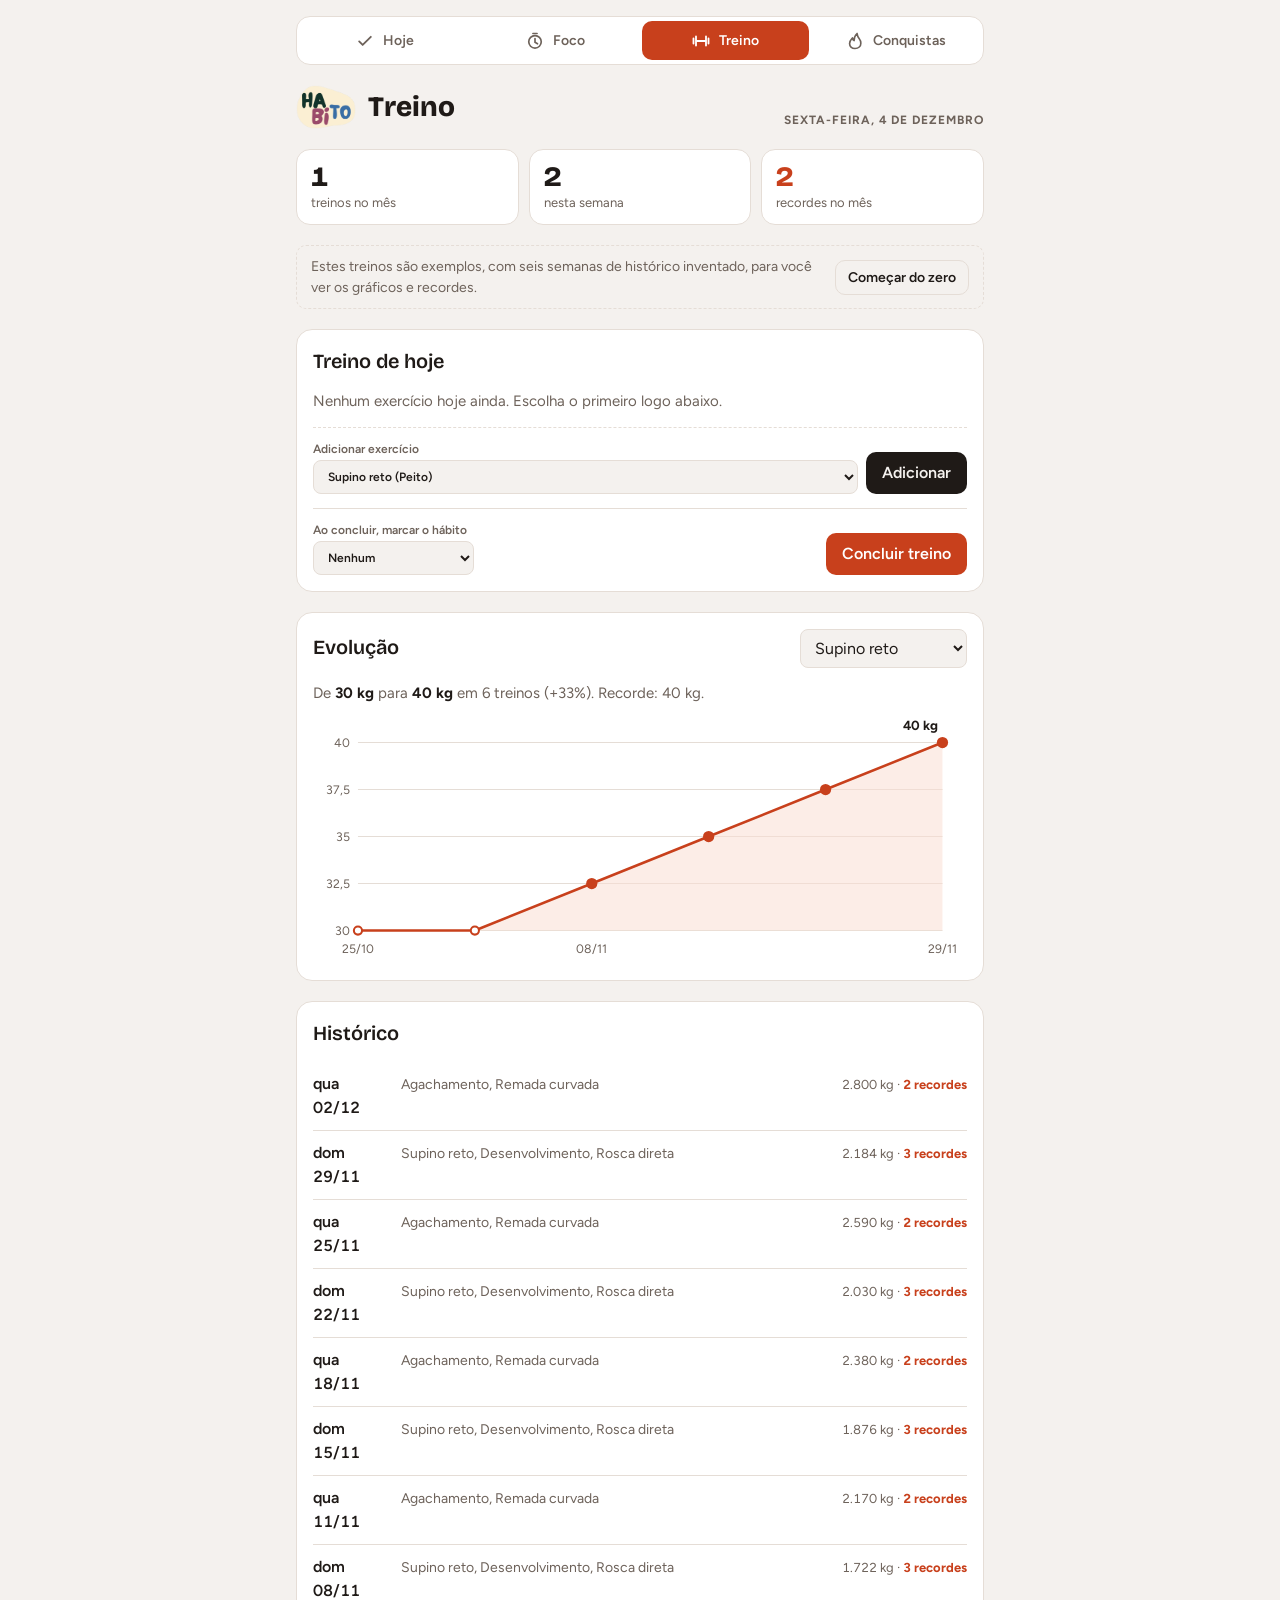
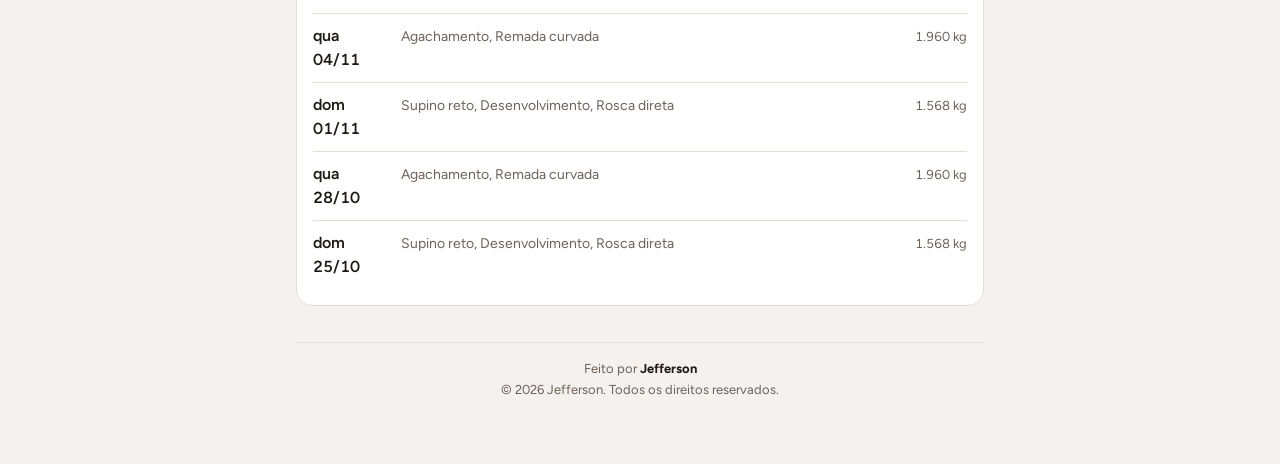
<file: treino.html>
<!doctype html>
<html lang="pt-BR">
<head>
<meta charset="utf-8">
<meta name="viewport" content="width=device-width, initial-scale=1, viewport-fit=cover">
<title>Treino</title>
<link rel="icon" href="favicon.svg" type="image/svg+xml">
<link rel="icon" href="favicon-32.png" type="image/png" sizes="32x32">
<link rel="apple-touch-icon" href="apple-touch-icon.png">
<meta name="theme-color" content="#1f1a17">
<link rel="preconnect" href="https://fonts.googleapis.com">
<link rel="preconnect" href="https://fonts.gstatic.com" crossorigin>
<link rel="stylesheet" href="https://fonts.googleapis.com/css2?family=Bricolage+Grotesque:opsz,wght@12..96,600;12..96,800&family=Figtree:wght@400;500;600;700&display=swap">
<link rel="stylesheet" href="comum.css">
<style>
  /* Layout: números do mês no topo, o treino de hoje como cartão principal, depois evolução e histórico */
  :root {
    --bg: #f4f1ee; --surface: #ffffff; --fg: #1f1a17; --muted: #6d625a; --line: #e5ddd6;
    --accent: #c8401c; --accent-fg: #ffffff; --accent-soft: #f9dfd3; --ok: #2f8a5f; --ok-soft: #d6efe2;
    --nav-ativo: var(--accent); --nav-ativo-fg: var(--accent-fg);
    --display: "Bricolage Grotesque", "Segoe UI", system-ui, sans-serif;
    --body: "Figtree", "Segoe UI", system-ui, sans-serif;
    color-scheme: light;
  }
  @media (prefers-color-scheme: dark) {
    :root:not([data-theme="light"]) { --bg: #16120f; --surface: #211b17; --fg: #f2e9e2; --muted: #ab9d92; --line: #372d26; --accent: #ff6a3d; --accent-fg: #2a0d04; --accent-soft: #3d2219; --ok: #4cc48b; --ok-soft: #1b3a2b; color-scheme: dark; }
  }
  :root[data-theme="dark"] { --bg: #16120f; --surface: #211b17; --fg: #f2e9e2; --muted: #ab9d92; --line: #372d26; --accent: #ff6a3d; --accent-fg: #2a0d04; --accent-soft: #3d2219; --ok: #4cc48b; --ok-soft: #1b3a2b; color-scheme: dark; }

  * { box-sizing: border-box; }
  :root { padding-top: env(safe-area-inset-top, 0px); padding-bottom: env(safe-area-inset-bottom, 0px); }
  body { margin: 0; background: var(--bg); color: var(--fg); font-family: var(--body); font-size: 16px; line-height: 1.5; }
  [hidden] { display: none !important; }
  .wrap {
    max-width: 720px; margin: 0 auto; padding-block: 16px 64px;
    padding-left: max(16px, env(safe-area-inset-left, 0px)); padding-right: max(16px, env(safe-area-inset-right, 0px));
    display: flex; flex-direction: column; gap: 20px;
  }
  h1, h2, h3 { font-family: var(--display); margin: 0; text-wrap: balance; }
  h1 { font-size: 28px; font-weight: 800; line-height: 1.1; }
  h2 { font-size: 20px; font-weight: 600; }
  h3 { font-size: 17px; font-weight: 600; }
  button { font: inherit; color: inherit; cursor: pointer; }
  button:focus-visible, input:focus-visible, select:focus-visible { outline: 2px solid var(--accent); outline-offset: 2px; }
  input, select { font: inherit; color: var(--fg); background: var(--bg); border: 1.5px solid var(--line); border-radius: 8px; padding: 8px 10px; min-width: 0; }
  .rot { font-size: 12px; font-weight: 700; letter-spacing: .08em; text-transform: uppercase; color: var(--muted); }
  .cartao { background: var(--surface); border: 1px solid var(--line); border-radius: 16px; padding: 16px; display: flex; flex-direction: column; gap: 14px; }
  .btn { padding: 9px 16px; border: 0; border-radius: 10px; background: var(--fg); color: var(--bg); font-weight: 600; }
  .btn.forte { background: var(--accent); color: var(--accent-fg); }
  .btn.leve { background: transparent; color: var(--fg); border: 1.5px solid var(--line); padding: 6px 12px; font-size: 14px; }
  .mini { background: transparent; border: 0; color: var(--muted); font-size: 13px; padding: 2px 6px; }
  .mini:hover { color: var(--fg); }

  .cab-pagina { display: flex; justify-content: space-between; align-items: end; gap: 12px; flex-wrap: wrap; }
  .numeros-mes { display: grid; grid-template-columns: repeat(3, minmax(0, 1fr)); gap: 10px; }
  .num { background: var(--surface); border: 1px solid var(--line); border-radius: 14px; padding: 12px 14px; display: flex; flex-direction: column; }
  .num b { font-family: var(--display); font-size: 28px; font-weight: 800; line-height: 1.1; font-variant-numeric: tabular-nums; }
  .num span { font-size: 13px; color: var(--muted); }
  .num.destaque b { color: var(--accent); }

  .aviso { display: flex; flex-wrap: wrap; align-items: center; gap: 8px 16px; font-size: 14px; color: var(--muted); border: 1px dashed var(--line); border-radius: 10px; padding: 10px 14px; }
  .aviso p { margin: 0; flex: 1 1 240px; }

  /* Treino de hoje */
  .hoje-cab { display: flex; justify-content: space-between; align-items: baseline; gap: 12px; flex-wrap: wrap; }
  .hoje-cab span { font-size: 14px; color: var(--muted); font-variant-numeric: tabular-nums; }
  .exercicio { border: 1.5px solid var(--line); border-radius: 12px; padding: 12px; display: flex; flex-direction: column; gap: 10px; }
  .exercicio.pr-flash { animation: flash 1.2s ease; }
  @keyframes flash { 0% { border-color: var(--accent); box-shadow: 0 0 0 6px var(--accent-soft); } 100% { box-shadow: 0 0 0 0 transparent; } }
  .ex-topo { display: flex; justify-content: space-between; align-items: flex-start; gap: 8px; }
  .ex-topo div { min-width: 0; }
  .ex-nome { overflow-wrap: anywhere; }
  .ex-info { font-size: 13px; color: var(--muted); }
  .grupo { font-size: 11px; font-weight: 700; letter-spacing: .05em; text-transform: uppercase; color: var(--accent); }
  .series { list-style: none; margin: 0; padding: 0; display: flex; flex-direction: column; gap: 4px; }
  .serie { display: grid; grid-template-columns: 28px minmax(0, 1fr) auto auto; align-items: center; gap: 8px; font-variant-numeric: tabular-nums; padding: 4px 0; border-bottom: 1px solid var(--line); }
  .serie:last-child { border-bottom: 0; }
  .serie .n { font-size: 13px; color: var(--muted); font-weight: 600; }
  .pill-pr { font-size: 11px; font-weight: 800; letter-spacing: .05em; background: var(--accent); color: var(--accent-fg); padding: 2px 8px; border-radius: 99px; }
  .nova-serie { display: flex; flex-wrap: wrap; gap: 8px; align-items: end; }
  .nova-serie label { display: flex; flex-direction: column; gap: 2px; font-size: 12px; font-weight: 600; color: var(--muted); }
  .nova-serie input { width: 88px; }
  .add-ex { display: flex; flex-wrap: wrap; gap: 8px; align-items: end; border-top: 1px dashed var(--line); padding-top: 12px; }
  .add-ex label { display: flex; flex-direction: column; gap: 2px; font-size: 12px; font-weight: 600; color: var(--muted); flex: 1 1 160px; min-width: 0; }
  .vazio { color: var(--muted); font-size: 15px; margin: 0; }

  .descanso {
    display: flex; align-items: center; gap: 12px; flex-wrap: wrap;
    background: var(--accent-soft); border-radius: 12px; padding: 10px 14px;
  }
  .descanso .tempo { font-family: var(--display); font-size: 28px; font-weight: 800; font-variant-numeric: tabular-nums; line-height: 1; }
  .descanso .rot { flex: 1 1 auto; }
  .fim-treino { display: flex; flex-wrap: wrap; gap: 10px; align-items: end; justify-content: space-between; border-top: 1px solid var(--line); padding-top: 12px; }
  .fim-treino label { display: flex; flex-direction: column; gap: 2px; font-size: 12px; font-weight: 600; color: var(--muted); }
  .concluido { color: var(--ok); font-weight: 700; font-size: 14px; }

  /* Evolução */
  .grafico { width: 100%; overflow-x: auto; }
  .grafico svg { display: block; width: 100%; height: auto; min-width: 320px; }
  .g-grade { stroke: var(--line); stroke-width: 1; }
  .g-texto { fill: var(--muted); font-size: 12px; font-family: var(--body); }
  .g-linha { fill: none; stroke: var(--accent); stroke-width: 2.5; stroke-linejoin: round; }
  .g-area { fill: var(--accent-soft); }
  .g-ponto { fill: var(--surface); stroke: var(--accent); stroke-width: 2; }
  .g-pr { fill: var(--accent); }
  .g-valor { fill: var(--fg); font-size: 13px; font-weight: 700; font-family: var(--body); }
  .evolucao-resumo { margin: 0; font-size: 15px; color: var(--muted); }
  .evolucao-resumo b { color: var(--fg); }

  /* Histórico */
  .historico { list-style: none; margin: 0; padding: 0; display: flex; flex-direction: column; }
  .historico li { display: grid; grid-template-columns: 76px minmax(0, 1fr) auto; gap: 12px; padding: 10px 0; border-top: 1px solid var(--line); align-items: baseline; }
  .historico li:first-child { border-top: 0; }
  .h-data { font-weight: 600; font-variant-numeric: tabular-nums; }
  .h-ex { font-size: 14px; color: var(--muted); overflow-wrap: anywhere; }
  .h-vol { font-size: 13px; color: var(--muted); font-variant-numeric: tabular-nums; text-align: right; }
  .h-vol b { color: var(--accent); }

  @media (max-width: 520px) {
    .numeros-mes { grid-template-columns: repeat(3, minmax(0, 1fr)); gap: 6px; }
    .num { padding: 10px; }
    .num b { font-size: 22px; }
    .historico li { grid-template-columns: 64px minmax(0, 1fr); }
    .h-vol { grid-column: 2; text-align: left; }
  }
  @media (prefers-reduced-motion: reduce) { .exercicio.pr-flash { animation: none; } }
</style>
</head>
<body>
<div class="wrap">
  <nav id="nav-app"></nav>

  <div class="cab-pagina"><h1>Treino</h1><span class="rot" id="data-hoje"></span></div>

  <div class="numeros-mes">
    <div class="num"><b id="n-mes">0</b><span>treinos no mês</span></div>
    <div class="num"><b id="n-semana">0</b><span>nesta semana</span></div>
    <div class="num destaque"><b id="n-prs">0</b><span>recordes no mês</span></div>
  </div>

  <div class="aviso" id="aviso" hidden>
    <p>Estes treinos são exemplos, com seis semanas de histórico inventado, para você ver os gráficos e recordes.</p>
    <button class="btn leve" type="button" id="zerar">Começar do zero</button>
  </div>

  <section class="cartao" aria-label="Treino de hoje">
    <div class="hoje-cab"><h2>Treino de hoje</h2><span id="hoje-resumo"></span></div>
    <div class="descanso" id="descanso" hidden>
      <span class="tempo" id="descanso-tempo">1:30</span>
      <span class="rot">Descanso</span>
      <button class="btn leve" type="button" id="descanso-menos">−15 s</button>
      <button class="btn leve" type="button" id="descanso-mais">+15 s</button>
      <button class="btn leve" type="button" id="descanso-pular">Pular</button>
    </div>
    <div id="exercicios-hoje"></div>
    <form class="add-ex" id="form-add-ex">
      <label for="sel-ex">Adicionar exercício<select id="sel-ex"></select></label>
      <button class="btn" type="submit">Adicionar</button>
    </form>
    <form class="add-ex" id="form-novo-ex" hidden>
      <label for="novo-ex-nome">Nome do exercício<input type="text" id="novo-ex-nome" maxlength="40" placeholder="Ex.: Leg press" autocomplete="off"></label>
      <label for="novo-ex-grupo">Grupo
        <select id="novo-ex-grupo">
          <option>Peito</option><option>Costas</option><option>Pernas</option><option>Ombros</option><option>Braços</option><option>Core</option><option>Cardio</option>
        </select>
      </label>
      <button class="btn" type="submit">Criar</button>
      <button class="btn leve" type="button" id="cancelar-novo-ex">Cancelar</button>
    </form>
    <div class="fim-treino">
      <label for="sel-habito">Ao concluir, marcar o hábito<select id="sel-habito"></select></label>
      <div id="fim-acao"></div>
    </div>
  </section>

  <section class="cartao" aria-label="Evolução">
    <div class="hoje-cab">
      <h2>Evolução</h2>
      <label for="sel-evolucao" style="position:absolute;width:1px;height:1px;overflow:hidden;clip:rect(0 0 0 0)">Exercício</label>
      <select id="sel-evolucao"></select>
    </div>
    <p class="evolucao-resumo" id="evolucao-resumo"></p>
    <div class="grafico" id="grafico"></div>
  </section>

  <section class="cartao" aria-label="Histórico">
    <h2>Histórico</h2>
    <ul class="historico" id="historico"></ul>
  </section>
</div>

<script src="comum.js"></script>
<script>
  montarNav("treino.html");

  // ===== 1. Dados =====
  // exercicios: [{ id, nome, grupo }]
  // sessoes:    [{ id, dia, concluida, itens: [{ exId, series: [{ reps, kg, pr }] }] }]
  const kg = (n) => n.toLocaleString("pt-BR", { maximumFractionDigits: 1 });
  const salvar = () => gravar(CHAVES.treino, treino);

  function exemplo() {
    const exercicios = [
      { id: 1, nome: "Supino reto", grupo: "Peito" },
      { id: 2, nome: "Agachamento", grupo: "Pernas" },
      { id: 3, nome: "Remada curvada", grupo: "Costas" },
      { id: 4, nome: "Desenvolvimento", grupo: "Ombros" },
      { id: 5, nome: "Rosca direta", grupo: "Braços" }
    ];
    // Treino A (peito, ombro, braço) e B (perna, costas), alternados, com carga subindo aos poucos
    const diasTreino = [40, 37, 33, 30, 26, 23, 19, 16, 12, 9, 5, 2];
    const base = { 1: 30, 2: 40, 3: 30, 4: 16, 5: 10 }, passo = { 1: 2.5, 2: 5, 3: 2.5, 4: 2, 5: 1 };
    const sessoes = diasTreino.map((n, i) => {
      const exIds = i % 2 === 0 ? [1, 4, 5] : [2, 3];
      const semana = Math.floor(i / 2);
      return {
        id: 1000 + i, dia: chaveDoDia(diasAtras(n)), concluida: true,
        itens: exIds.map(exId => {
          const carga = base[exId] + passo[exId] * Math.floor(semana * .8);
          return { exId, series: [10, 10, 8].map(reps => ({ reps, kg: carga, pr: false })) };
        })
      };
    });
    const dados = { exemplo: true, exercicios, sessoes, habitoId: null, descanso: 90 };
    recalcularPRs(dados);
    return dados;
  }

  // Recorde pessoal: a primeira série de um treino que passa a maior carga dos treinos ANTERIORES.
  // O primeiro treino de um exercício não conta como recorde (ainda não há com o que comparar).
  function recalcularPRs(dados) {
    const maior = {};   // maior carga por exercício, até o treino anterior
    [...dados.sessoes].sort((a, b) => a.dia.localeCompare(b.dia)).forEach(s => s.itens.forEach(it => {
      const anterior = maior[it.exId];
      let atual = anterior;
      it.series.forEach(se => {
        se.pr = anterior !== undefined && se.kg > atual;
        atual = atual === undefined ? se.kg : Math.max(atual, se.kg);
      });
      if (it.series.length) maior[it.exId] = atual;
    }));
  }

  let treino = ler(CHAVES.treino) || exemplo();
  treino.descanso = treino.descanso || 90;
  const exPorId = (id) => treino.exercicios.find(e => e.id === id);
  const sessaoDe = (dia) => treino.sessoes.find(s => s.dia === dia);

  // Dados anteriores de um exercício (sem contar hoje)
  function historicoDe(exId, ateDia) {
    const lista = [];
    [...treino.sessoes].sort((a, b) => a.dia.localeCompare(b.dia)).forEach(s => {
      if (ateDia && s.dia >= ateDia) return;
      const it = s.itens.find(x => x.exId === exId);
      if (it && it.series.length) lista.push({ dia: s.dia, series: it.series });
    });
    return lista;
  }
  const maiorCarga = (series) => Math.max(...series.map(s => s.kg));

  // ===== 2. Números do topo =====
  function desenharNumeros() {
    const mes = hojeChave().slice(0, 7), limiteSemana = chaveDoDia(diasAtras(6));
    const validas = treino.sessoes.filter(s => s.itens.some(it => it.series.length));
    document.getElementById("n-mes").textContent = validas.filter(s => s.dia.startsWith(mes)).length;
    document.getElementById("n-semana").textContent = validas.filter(s => s.dia >= limiteSemana).length;
    document.getElementById("n-prs").textContent = validas.filter(s => s.dia.startsWith(mes))
      .reduce((n, s) => n + s.itens.reduce((a, it) => a + it.series.filter(x => x.pr).length, 0), 0);
    document.getElementById("aviso").hidden = !treino.exemplo;
  }

  // ===== 3. Treino de hoje =====
  function desenharHoje() {
    const hoje = hojeChave(), sessao = sessaoDe(hoje);
    const cont = document.getElementById("exercicios-hoje");
    cont.innerHTML = "";
    cont.style.display = "flex"; cont.style.flexDirection = "column"; cont.style.gap = "10px";

    if (!sessao || sessao.itens.length === 0) {
      cont.innerHTML = '<p class="vazio">Nenhum exercício hoje ainda. Escolha o primeiro logo abaixo.</p>';
    } else {
      sessao.itens.forEach(it => cont.appendChild(cartaoExercicio(sessao, it)));
    }

    // Resumo e volume do dia
    let series = 0, volume = 0;
    (sessao ? sessao.itens : []).forEach(it => it.series.forEach(s => { series++; volume += s.reps * s.kg; }));
    document.getElementById("hoje-resumo").textContent = series ? series + (series === 1 ? " série · " : " séries · ") + kg(volume) + " kg de volume" : "";

    // Lista de exercícios para adicionar
    const sel = document.getElementById("sel-ex");
    const jaTem = new Set(sessao ? sessao.itens.map(i => i.exId) : []);
    sel.innerHTML = "";
    treino.exercicios.filter(e => !jaTem.has(e.id)).forEach(e => {
      const op = document.createElement("option"); op.value = e.id; op.textContent = e.nome + " (" + e.grupo + ")"; sel.appendChild(op);
    });
    const novo = document.createElement("option"); novo.value = "novo"; novo.textContent = "+ Criar novo exercício"; sel.appendChild(novo);

    // Concluir
    const fim = document.getElementById("fim-acao");
    fim.innerHTML = "";
    if (sessao && sessao.concluida) {
      const span = document.createElement("span"); span.className = "concluido"; span.textContent = "Treino de hoje concluído";
      const reabrir = document.createElement("button"); reabrir.type = "button"; reabrir.className = "mini"; reabrir.textContent = "Reabrir";
      reabrir.addEventListener("click", () => { sessao.concluida = false; salvar(); desenharHoje(); });
      fim.append(span, reabrir);
    } else {
      const b = document.createElement("button"); b.type = "button"; b.className = "btn forte"; b.textContent = "Concluir treino";
      b.disabled = !series;
      b.addEventListener("click", concluirTreino);
      fim.appendChild(b);
    }
  }

  function cartaoExercicio(sessao, it) {
    const ex = exPorId(it.exId);
    const anteriores = historicoDe(it.exId, sessao.dia);
    const ultimo = anteriores[anteriores.length - 1];
    const recorde = anteriores.length ? Math.max(...anteriores.map(a => maiorCarga(a.series))) : null;

    const box = document.createElement("div");
    box.className = "exercicio"; box.dataset.ex = it.exId;
    const topo = document.createElement("div"); topo.className = "ex-topo";
    const info = document.createElement("div");
    info.innerHTML = '<span class="grupo"></span><h3 class="ex-nome"></h3><span class="ex-info"></span>';
    info.querySelector(".grupo").textContent = ex.grupo;
    info.querySelector(".ex-nome").textContent = ex.nome;
    info.querySelector(".ex-info").textContent = ultimo
      ? "Última vez (" + formatarData(ultimo.dia) + "): " + ultimo.series.map(s => s.reps + "×" + kg(s.kg)).join(", ") + " kg · Recorde: " + kg(recorde) + " kg"
      : "Primeira vez registrando este exercício.";
    const tirar = document.createElement("button"); tirar.type = "button"; tirar.className = "mini"; tirar.textContent = "Remover";
    tirar.addEventListener("click", () => {
      if (!tirar.dataset.confirmar) { tirar.dataset.confirmar = "1"; tirar.textContent = "Confirmar"; setTimeout(() => { delete tirar.dataset.confirmar; tirar.textContent = "Remover"; }, 3000); return; }
      sessao.itens = sessao.itens.filter(x => x !== it); recalcularPRs(treino); salvar(); tudo();
    });
    topo.append(info, tirar);

    const ul = document.createElement("ul"); ul.className = "series";
    it.series.forEach((s, i) => {
      const li = document.createElement("li"); li.className = "serie";
      li.innerHTML = '<span class="n">' + (i + 1) + "</span><span>" + s.reps + " reps × <b>" + kg(s.kg) + " kg</b></span>" + (s.pr ? '<span class="pill-pr">RECORDE</span>' : "<span></span>");
      const del = document.createElement("button"); del.type = "button"; del.className = "mini"; del.textContent = "Apagar";
      del.setAttribute("aria-label", "Apagar série " + (i + 1));
      del.addEventListener("click", () => { it.series.splice(i, 1); recalcularPRs(treino); salvar(); tudo(); });
      li.appendChild(del); ul.appendChild(li);
    });

    // Nova série, já preenchida com a última feita
    const ref = it.series[it.series.length - 1] || (ultimo && ultimo.series[0]) || { reps: 10, kg: 10 };
    const form = document.createElement("form"); form.className = "nova-serie";
    const idR = "reps-" + it.exId, idK = "kg-" + it.exId;
    form.innerHTML = '<label for="' + idR + '">Reps<input type="number" id="' + idR + '" min="1" max="100" inputmode="numeric"></label>' +
      '<label for="' + idK + '">Carga (kg)<input type="number" id="' + idK + '" min="0" max="999" step="0.5" inputmode="decimal"></label>' +
      '<button class="btn" type="submit">Adicionar série</button>';
    form.querySelector("#" + idR).value = ref.reps;
    form.querySelector("#" + idK).value = ref.kg;
    form.addEventListener("submit", (e) => {
      e.preventDefault();
      const reps = Math.round(Number(form.querySelector("#" + idR).value));
      const carga = Math.round(Number(form.querySelector("#" + idK).value) * 2) / 2;
      if (!reps || reps < 1 || carga < 0) return;
      it.series.push({ reps, kg: carga, pr: false });
      sessao.concluida = false;
      recalcularPRs(treino); salvar();
      const nova = it.series[it.series.length - 1];
      tudo();
      if (nova.pr) {
        avisar("Recorde pessoal! " + ex.nome + ": " + kg(carga) + " kg");
        const el = document.querySelector('.exercicio[data-ex="' + it.exId + '"]');
        if (el) el.classList.add("pr-flash");
      }
      iniciarDescanso();
      const campo = document.getElementById(idR); if (campo) campo.focus();
    });

    box.append(topo, ul, form);
    return box;
  }

  document.getElementById("form-add-ex").addEventListener("submit", (e) => {
    e.preventDefault();
    const v = document.getElementById("sel-ex").value;
    if (v === "novo") { document.getElementById("form-novo-ex").hidden = false; document.getElementById("form-add-ex").hidden = true; document.getElementById("novo-ex-nome").focus(); return; }
    adicionarNaSessao(Number(v));
  });
  document.getElementById("form-novo-ex").addEventListener("submit", (e) => {
    e.preventDefault();
    const nome = document.getElementById("novo-ex-nome").value.trim();
    if (!nome) return;
    const ex = { id: Date.now(), nome, grupo: document.getElementById("novo-ex-grupo").value };
    treino.exercicios.push(ex);
    document.getElementById("novo-ex-nome").value = "";
    fecharNovo();
    adicionarNaSessao(ex.id);
  });
  function fecharNovo() { document.getElementById("form-novo-ex").hidden = true; document.getElementById("form-add-ex").hidden = false; }
  document.getElementById("cancelar-novo-ex").addEventListener("click", fecharNovo);

  function adicionarNaSessao(exId) {
    const hoje = hojeChave();
    let sessao = sessaoDe(hoje);
    if (!sessao) { sessao = { id: Date.now(), dia: hoje, concluida: false, itens: [] }; treino.sessoes.push(sessao); }
    if (!sessao.itens.some(i => i.exId === exId)) sessao.itens.push({ exId, series: [] });
    sessao.concluida = false;
    salvar(); tudo();
    const campo = document.getElementById("reps-" + exId); if (campo) campo.focus();
  }

  function concluirTreino() {
    const sessao = sessaoDe(hojeChave());
    if (!sessao) return;
    sessao.concluida = true;
    let series = 0, volume = 0, prs = 0;
    sessao.itens.forEach(it => it.series.forEach(s => { series++; volume += s.reps * s.kg; if (s.pr) prs++; }));
    // Marca o hábito ligado como feito hoje (só hoje pode ser marcado)
    let extra = "";
    if (treino.habitoId) {
      const dados = ler(CHAVES.habitos);
      const h = dados && dados.habitos.find(x => x.id === treino.habitoId);
      if (h) { if (!h.feitos[hojeChave()]) { h.feitos[hojeChave()] = "feito"; gravar(CHAVES.habitos, dados); } extra = " e “" + h.nome + "” marcado"; }
    }
    salvar(); pararDescanso(); tudo();
    avisar("Treino concluído: " + series + " séries, " + kg(volume) + " kg" + (prs ? ", " + prs + (prs === 1 ? " recorde" : " recordes") : "") + extra + ".");
  }

  function preencherHabitos() {
    const sel = document.getElementById("sel-habito");
    sel.innerHTML = '<option value="">Nenhum</option>';
    const dados = ler(CHAVES.habitos);
    ((dados && dados.habitos) || []).forEach(h => { const op = document.createElement("option"); op.value = h.id; op.textContent = h.nome; sel.appendChild(op); });
    sel.value = treino.habitoId ? String(treino.habitoId) : "";
    sel.addEventListener("change", () => { treino.habitoId = sel.value ? Number(sel.value) : null; salvar(); });
  }

  // ===== 4. Descanso entre séries =====
  const desc = { fim: 0, intervalo: null, audio: null };
  function iniciarDescanso() {
    try { if (!desc.audio) desc.audio = new (window.AudioContext || window.webkitAudioContext)(); } catch (e) {}
    desc.fim = Date.now() + treino.descanso * 1000;
    document.getElementById("descanso").hidden = false;
    clearInterval(desc.intervalo);
    desc.intervalo = setInterval(tiqueDescanso, 250);
    tiqueDescanso();
  }
  function tiqueDescanso() {
    const r = Math.max(0, Math.ceil((desc.fim - Date.now()) / 1000));
    document.getElementById("descanso-tempo").textContent = Math.floor(r / 60) + ":" + String(r % 60).padStart(2, "0");
    if (r === 0) { bip(); pararDescanso(); avisar("Descanso acabou. Próxima série!"); }
  }
  function pararDescanso() { clearInterval(desc.intervalo); desc.intervalo = null; document.getElementById("descanso").hidden = true; }
  function bip() {
    try {
      const a = desc.audio; if (!a) return;
      [0, .25].forEach(t0 => { const o = a.createOscillator(), g = a.createGain(); o.frequency.value = 880; g.gain.value = .15; o.connect(g); g.connect(a.destination); o.start(a.currentTime + t0); o.stop(a.currentTime + t0 + .15); });
    } catch (e) {}
  }
  document.getElementById("descanso-menos").addEventListener("click", () => { desc.fim -= 15000; treino.descanso = Math.max(15, treino.descanso - 15); salvar(); tiqueDescanso(); });
  document.getElementById("descanso-mais").addEventListener("click", () => { desc.fim += 15000; treino.descanso = Math.min(600, treino.descanso + 15); salvar(); tiqueDescanso(); });
  document.getElementById("descanso-pular").addEventListener("click", pararDescanso);

  // ===== 5. Gráfico de evolução =====
  let exGrafico = null;
  function desenharEvolucao() {
    const sel = document.getElementById("sel-evolucao");
    const comDados = treino.exercicios.filter(e => historicoDe(e.id).length);
    sel.innerHTML = "";
    comDados.forEach(e => { const op = document.createElement("option"); op.value = e.id; op.textContent = e.nome; sel.appendChild(op); });
    const resumo = document.getElementById("evolucao-resumo"), cont = document.getElementById("grafico");
    if (!comDados.length) { resumo.textContent = "Registre séries para ver sua evolução aqui."; cont.innerHTML = ""; sel.hidden = true; return; }
    sel.hidden = false;
    if (!comDados.some(e => e.id === exGrafico)) exGrafico = comDados[0].id;
    sel.value = exGrafico;

    const pontos = historicoDe(exGrafico).map(h => ({ dia: h.dia, kg: maiorCarga(h.series), pr: h.series.some(s => s.pr) }));
    const primeiro = pontos[0].kg, ultimo = pontos[pontos.length - 1].kg, recorde = Math.max(...pontos.map(p => p.kg));
    const ganho = primeiro ? Math.round((ultimo - primeiro) / primeiro * 100) : 0;
    resumo.innerHTML = "";
    const partes = ["De ", kg(primeiro) + " kg", " para ", kg(ultimo) + " kg", " em " + pontos.length + (pontos.length === 1 ? " treino" : " treinos")];
    partes.forEach((p, i) => { if (i === 1 || i === 3) { const b = document.createElement("b"); b.textContent = p; resumo.appendChild(b); } else resumo.append(p); });
    if (pontos.length > 1) resumo.append(" (" + (ganho >= 0 ? "+" : "") + ganho + "%). Recorde: " + kg(recorde) + " kg.");

    // Escala: o eixo vertical vai de um valor "redondo" abaixo do mínimo até um acima do máximo
    const Wd = 640, Hd = 240, esq = 44, dir = 24, topo = 24, baixo = 32;
    const min = Math.min(...pontos.map(p => p.kg)), max = recorde;
    const passo = [1, 2, 2.5, 5, 10, 20, 25, 50].find(p => (max - min) / p <= 4) || 50;
    const y0 = Math.floor(min / passo) * passo, y1 = Math.max(Math.ceil(max / passo) * passo, y0 + passo);
    const X = (i) => esq + (pontos.length === 1 ? (Wd - esq - dir) / 2 : i / (pontos.length - 1) * (Wd - esq - dir));
    const Y = (v) => topo + (1 - (v - y0) / (y1 - y0)) * (Hd - topo - baixo);

    let svg = '<svg viewBox="0 0 ' + Wd + " " + Hd + '" role="img" aria-label="Carga máxima por treino">';
    for (let v = y0; v <= y1 + .001; v += passo) {
      svg += '<line class="g-grade" x1="' + esq + '" x2="' + (Wd - dir) + '" y1="' + Y(v) + '" y2="' + Y(v) + '"/>';
      svg += '<text class="g-texto" x="' + (esq - 8) + '" y="' + (Y(v) + 4) + '" text-anchor="end">' + kg(v) + "</text>";
    }
    const caminho = pontos.map((p, i) => (i ? "L" : "M") + X(i).toFixed(1) + " " + Y(p.kg).toFixed(1)).join(" ");
    if (pontos.length > 1) {
      svg += '<path class="g-area" d="' + caminho + " L" + X(pontos.length - 1) + " " + (Hd - baixo) + " L" + X(0) + " " + (Hd - baixo) + ' Z" opacity=".55"/>';
      svg += '<path class="g-linha" d="' + caminho + '"/>';
    }
    pontos.forEach((p, i) => {
      svg += '<circle class="' + (p.pr ? "g-pr" : "g-ponto") + '" cx="' + X(i) + '" cy="' + Y(p.kg) + '" r="' + (p.pr ? 5.5 : 4) + '"><title>' + formatarData(p.dia) + ": " + kg(p.kg) + " kg" + (p.pr ? " (recorde)" : "") + "</title></circle>";
    });
    const ul = pontos.length - 1;
    svg += '<text class="g-valor" x="' + Math.min(X(ul), Wd - dir - 4) + '" y="' + (Y(pontos[ul].kg) - 12) + '" text-anchor="end">' + kg(pontos[ul].kg) + " kg</text>";
    const rotulosX = pontos.length > 2 ? [0, Math.floor(ul / 2), ul] : pontos.map((_, i) => i);
    rotulosX.forEach(i => { svg += '<text class="g-texto" x="' + X(i) + '" y="' + (Hd - 10) + '" text-anchor="middle">' + formatarData(pontos[i].dia).slice(0, 5) + "</text>"; });
    svg += "</svg>";
    cont.innerHTML = svg;
  }
  document.getElementById("sel-evolucao").addEventListener("change", (e) => { exGrafico = Number(e.target.value); desenharEvolucao(); });

  // ===== 6. Histórico =====
  function desenharHistorico() {
    const ul = document.getElementById("historico");
    ul.innerHTML = "";
    const sessoes = treino.sessoes.filter(s => s.itens.some(it => it.series.length)).sort((a, b) => b.dia.localeCompare(a.dia)).slice(0, 12);
    if (!sessoes.length) { ul.innerHTML = '<li><p class="vazio">Seus treinos concluídos aparecem aqui.</p></li>'; return; }
    for (const s of sessoes) {
      let volume = 0, prs = 0;
      s.itens.forEach(it => it.series.forEach(x => { volume += x.reps * x.kg; if (x.pr) prs++; }));
      const data = new Date(s.dia + "T12:00:00");
      const li = document.createElement("li");
      li.innerHTML = '<span class="h-data"></span><span class="h-ex"></span><span class="h-vol"></span>';
      li.querySelector(".h-data").textContent = NOMES_DIAS[data.getDay()] + " " + formatarData(s.dia).slice(0, 5);
      li.querySelector(".h-ex").textContent = s.itens.filter(it => it.series.length).map(it => (exPorId(it.exId) || { nome: "?" }).nome).join(", ");
      li.querySelector(".h-vol").innerHTML = kg(volume) + " kg" + (prs ? ' · <b>' + prs + (prs === 1 ? " recorde" : " recordes") + "</b>" : "");
      ul.appendChild(li);
    }
  }

  // ===== 7. Início =====
  document.getElementById("zerar").addEventListener("click", () => {
    treino = { exemplo: false, exercicios: exemplo().exercicios, sessoes: [], habitoId: treino.habitoId, descanso: treino.descanso };
    salvar(); tudo();
  });
  function tudo() { desenharNumeros(); desenharHoje(); desenharEvolucao(); desenharHistorico(); }
  document.getElementById("data-hoje").textContent = new Date().toLocaleDateString("pt-BR", { weekday: "long", day: "numeric", month: "long" });
  if (!ler(CHAVES.treino)) salvar();
  preencherHabitos();
  tudo();
</script>
</body>
</html>
</file>
<file: comum.css>
/* comum.css — navegação e aviso, iguais em todas as páginas.
   Cada página define suas próprias cores (--bg, --surface, --fg, --muted, --line, --nav-ativo). */

.nav-app {
  display: flex; gap: 4px;
  background: var(--surface); border: 1px solid var(--line); border-radius: 14px; padding: 4px;
}
.nav-item {
  flex: 1 1 0; min-width: 0;
  display: flex; align-items: center; justify-content: center; gap: 8px;
  padding: 9px 8px; border-radius: 10px;
  color: var(--muted); text-decoration: none; font-weight: 600; font-size: 14px;
  transition: background-color .15s, color .15s;
}
.nav-item svg { width: 20px; height: 20px; flex: 0 0 auto; }
.nav-item:hover { color: var(--fg); }
.nav-item[aria-current="page"] { background: var(--nav-ativo); color: var(--nav-ativo-fg, #fff); }
.nav-item:focus-visible { outline: 2px solid var(--nav-ativo); outline-offset: 2px; }

/* Rodapé */
.rodape {
  margin-top: 16px; padding-top: 16px; border-top: 1px solid var(--line);
  display: flex; flex-direction: column; align-items: center; gap: 2px;
  font-size: 13px; color: var(--muted); text-align: center;
}
.rodape strong { color: var(--fg); font-weight: 700; }

/* Logo pequeno ao lado do título */
.titulo-com-logo { display: inline-flex; align-items: center; gap: 12px; }
.mini-logo { display: block; line-height: 0; border-radius: 10px; flex: 0 0 auto; }
.mini-logo img { height: 44px; width: auto; display: block; }
.mini-logo:focus-visible { outline: 2px solid var(--nav-ativo); outline-offset: 2px; }

/* No celular, a navegação vira uma barra fixa embaixo, como num app */
@media (max-width: 600px) {
  .nav-app {
    position: fixed; left: 0; right: 0; bottom: 0; z-index: 30;
    border-radius: 0; border-width: 1px 0 0;
    padding: 6px max(8px, env(safe-area-inset-right, 0px)) calc(6px + env(safe-area-inset-bottom, 0px)) max(8px, env(safe-area-inset-left, 0px));
  }
  .nav-item { flex-direction: column; gap: 2px; font-size: 11px; padding: 6px 2px; }
  .nav-item svg { width: 22px; height: 22px; }
  body { padding-bottom: 76px; }
  .toast { bottom: calc(84px + env(safe-area-inset-bottom, 0px)) !important; }
}

.toast {
  position: fixed; left: 50%; transform: translateX(-50%);
  bottom: calc(16px + env(safe-area-inset-bottom, 0px));
  max-width: calc(100% - 32px); box-sizing: border-box;
  background: var(--fg); color: var(--bg); padding: 12px 18px; border-radius: 12px;
  font-weight: 600; font-size: 15px; box-shadow: 0 8px 24px rgba(0,0,0,.2); z-index: 40;
}
@media (prefers-reduced-motion: reduce) { .nav-item { transition: none; } }
</file>
